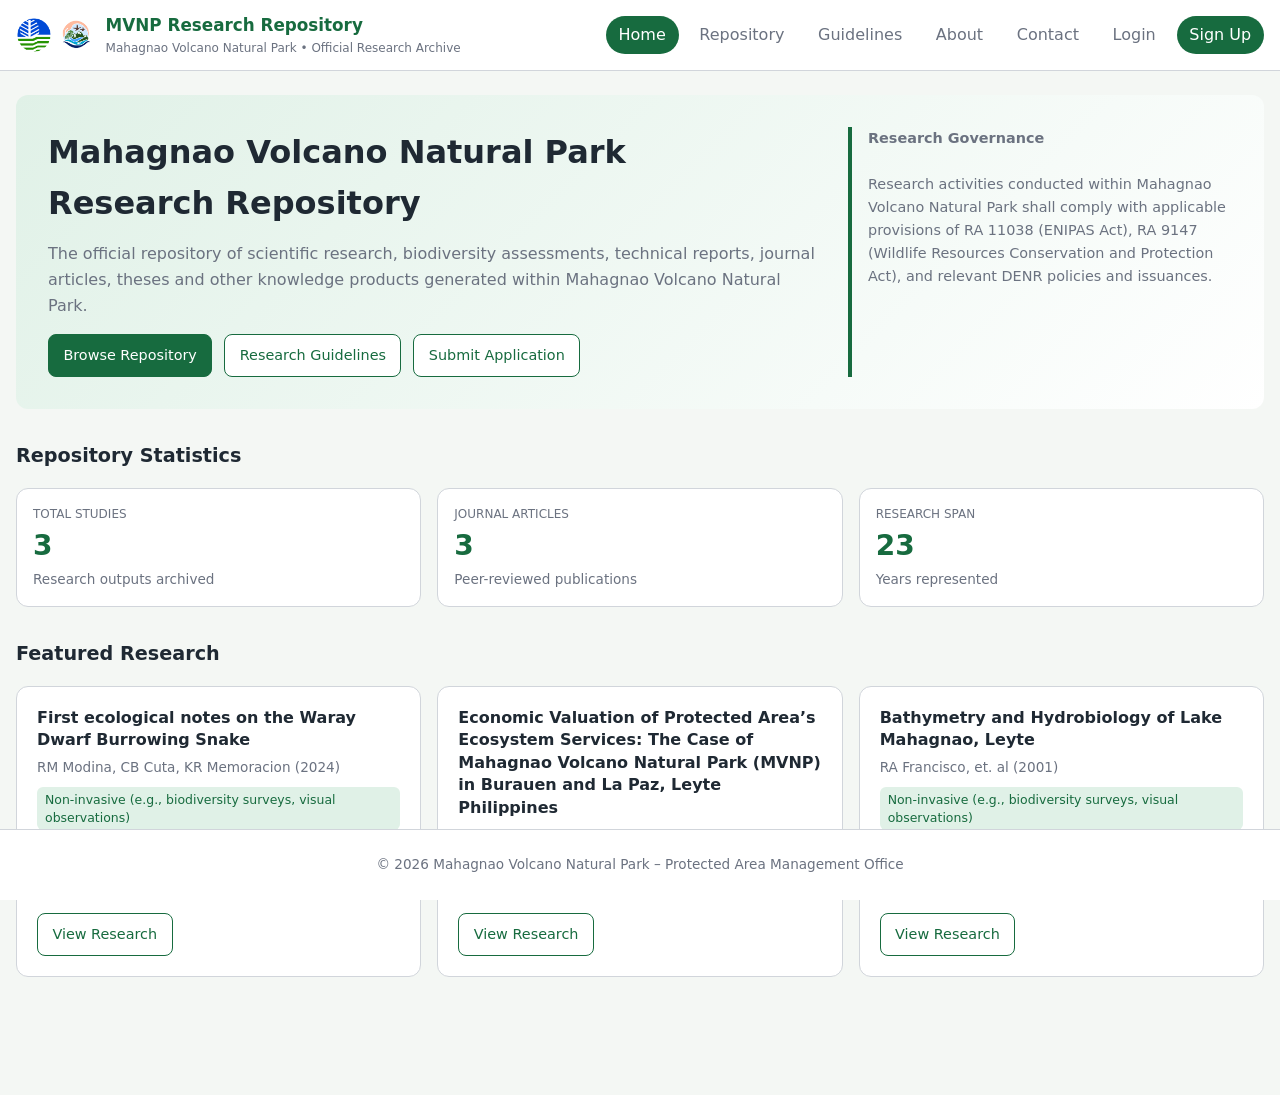
<file: index.html>
<!DOCTYPE html>
<html lang="en">
<head>
<meta charset="UTF-8">
<meta name="viewport" content="width=device-width, initial-scale=1.0">
<title>MVNP Research Repository</title>
<link rel="stylesheet" href="style.css">
</head>
<body>

<header>
  <div class="nav">
    <div class="nav-left">
      <div class="nav-logos">
        <img src="assets/denr-logo.png" alt="DENR Logo">
        <img src="assets/mvnp-logo.png" alt="MVNP Logo">
      </div>
      <div>
        <div class="nav-title">MVNP Research Repository</div>
        <div class="nav-sub">Mahagnao Volcano Natural Park&nbsp;&bull;&nbsp;Official Research Archive</div>
      </div>
    </div>
    <nav class="nav-links">
      <a href="index.html" data-page="index.html" class="active">Home</a>
      <a href="repository.html" data-page="repository.html">Repository</a>
      <a href="assets/mvnp-research-guidelines.pdf" target="_blank">Guidelines</a>
      <a href="about.html" data-page="about.html">About</a>
      <a href="contact.html" data-page="contact.html">Contact</a>
    </nav>
  </div>
</header>

<main>

<!-- Hero -->
<section class="hero">
  <div>
    <h1>Mahagnao Volcano Natural Park<br>Research Repository</h1>
    <p>
      The official repository of scientific research, biodiversity assessments,
      technical reports, journal articles, theses and other knowledge products
      generated within Mahagnao Volcano Natural Park.
    </p>
    <div class="hero-buttons">
      <a href="repository.html" class="btn btn-primary">Browse Repository</a>
      <a href="about.html" class="btn btn-secondary">Research Guidelines</a>
      <a href="application.html" class="btn btn-secondary">Submit Application</a>
    </div>
  </div>

  <div class="hero-note">
    <strong>Research Governance</strong><br><br>
    Research activities conducted within Mahagnao Volcano Natural Park shall comply with
    applicable provisions of RA 11038 (ENIPAS Act), RA 9147 (Wildlife Resources Conservation
    and Protection Act), and relevant DENR policies and issuances.
  </div>
</section>

<!-- Repository Statistics -->
<section>
  <h2 class="section-title">Repository Statistics</h2>
  <div class="cards" id="stats-cards"></div>
</section>

<!-- Featured Research -->
<section>
  <h2 class="section-title">Featured Research</h2>
  <div class="latest-grid" id="featured-grid"></div>
</section>

</main>

<footer>
  <p>&copy; 2026 Mahagnao Volcano Natural Park &ndash; Protected Area Management Office</p>
</footer>

<script src="auth.js"></script>
<script src="data.js"></script>
<script src="main.js"></script>
<script>
  var totalStudies = STUDIES.length;
  var journalArticles = STUDIES.filter(function (s) { return s.study_type === 'Journal Article'; }).length;
  var years = STUDIES.map(function (s) { return s.year; });
  var span = years.length ? (Math.max.apply(null, years) - Math.min.apply(null, years)) : 0;

  document.getElementById('stats-cards').innerHTML =
    '<div class="card"><div class="card-label">Total Studies</div>' +
    '<div class="card-value">' + totalStudies + '</div>' +
    '<div class="card-sub">Research outputs archived</div></div>' +
    '<div class="card"><div class="card-label">Journal Articles</div>' +
    '<div class="card-value">' + journalArticles + '</div>' +
    '<div class="card-sub">Peer-reviewed publications</div></div>' +
    '<div class="card"><div class="card-label">Research Span</div>' +
    '<div class="card-value">' + span + '</div>' +
    '<div class="card-sub">Years represented</div></div>';

  var featured = STUDIES.filter(function (s) { return s.featured; });
  document.getElementById('featured-grid').innerHTML = featured.map(function (s) {
    return '<div class="study-card">' +
      '<div><div class="study-title">' + s.title + '</div>' +
      '<div class="study-meta">' + s.authors + ' (' + s.year + ')</div>' +
      '<span class="tag">' + s.category + '</span></div>' +
      '<a class="btn btn-secondary" href="viewer.html?id=' + s.study_id + '">View Research</a>' +
      '</div>';
  }).join('');
</script>
</body>
</html>
</file>
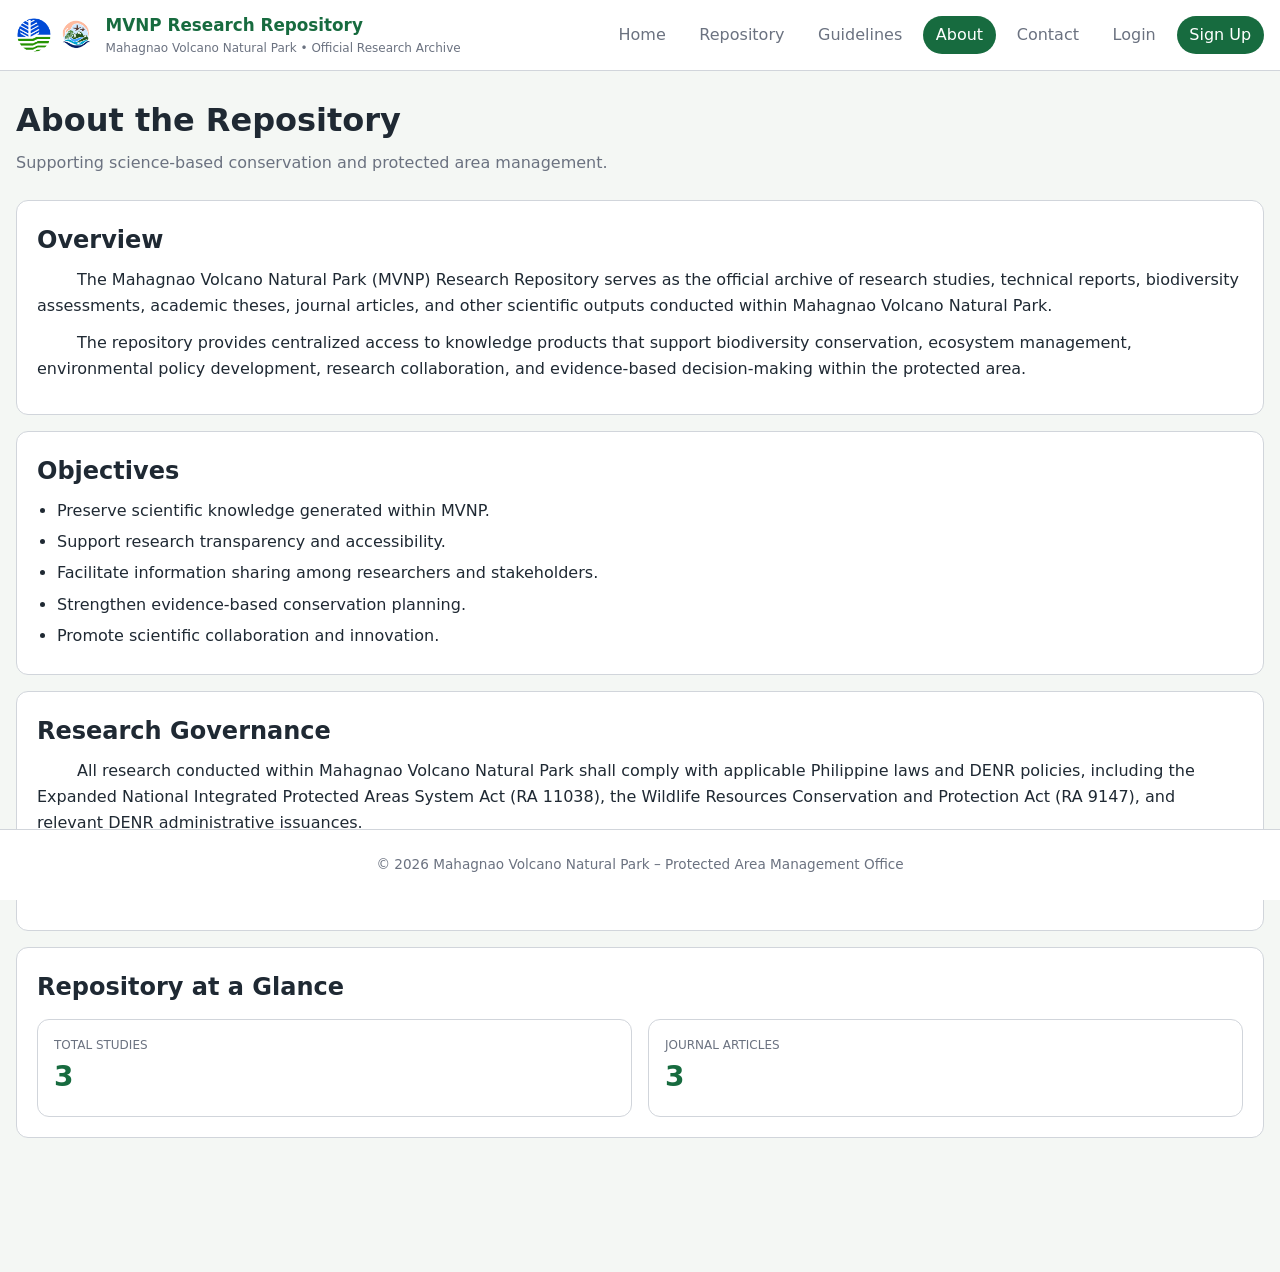
<file: about.html>
<!DOCTYPE html>
<html lang="en">
<head>
<meta charset="UTF-8">
<meta name="viewport" content="width=device-width, initial-scale=1.0">
<title>About &mdash; MVNP Research Repository</title>
<link rel="stylesheet" href="style.css">
</head>
<body>

<header>
  <div class="nav">
    <div class="nav-left">
      <div class="nav-logos">
        <img src="assets/denr-logo.png" alt="DENR Logo">
        <img src="assets/mvnp-logo.png" alt="MVNP Logo">
      </div>
      <div>
        <div class="nav-title">MVNP Research Repository</div>
        <div class="nav-sub">Mahagnao Volcano Natural Park&nbsp;&bull;&nbsp;Official Research Archive</div>
      </div>
    </div>
    <nav class="nav-links">
      <a href="index.html" data-page="index.html">Home</a>
      <a href="repository.html" data-page="repository.html">Repository</a>
      <a href="assets/mvnp-research-guidelines.pdf" target="_blank">Guidelines</a>
      <a href="about.html" data-page="about.html" class="active">About</a>
      <a href="contact.html" data-page="contact.html">Contact</a>
    </nav>
  </div>
</header>

<main>

<h1 class="page-title">About the Repository</h1>
<p class="page-subtitle">Supporting science-based conservation and protected area management.</p>

<div class="content-card">
  <h2>Overview</h2>
  <p style = "text-indent: 40px;">
    The Mahagnao Volcano Natural Park (MVNP) Research Repository serves as the official archive
    of research studies, technical reports, biodiversity assessments, academic theses, journal
    articles, and other scientific outputs conducted within Mahagnao Volcano Natural Park.
  </p>
  <p style = "text-indent: 40px;">
    The repository provides centralized access to knowledge products that support biodiversity
    conservation, ecosystem management, environmental policy development, research collaboration,
    and evidence-based decision-making within the protected area.
  </p>
</div>

<div class="content-card">
  <h2>Objectives</h2>
  <ul>
    <li>Preserve scientific knowledge generated within MVNP.</li>
    <li>Support research transparency and accessibility.</li>
    <li>Facilitate information sharing among researchers and stakeholders.</li>
    <li>Strengthen evidence-based conservation planning.</li>
    <li>Promote scientific collaboration and innovation.</li>
  </ul>
</div>

<div class="content-card">
  <h2>Research Governance</h2>
  <p style = "text-indent: 40px;">
    All research conducted within Mahagnao Volcano Natural Park shall comply with applicable
    Philippine laws and DENR policies, including the Expanded National Integrated Protected Areas
    System Act (RA 11038), the Wildlife Resources Conservation and Protection Act (RA 9147), and
    relevant DENR administrative issuances.
  </p>
  <p style = "text-indent: 40px;">
    Research proposals are reviewed under the MVNP Research Guidelines and corresponding
    procedures established by the Protected Area Management Board (PAMB) and Protected Area
    Management Office (PAMO).
  </p>
</div>

<div class="content-card">
  <h2>Repository at a Glance</h2>
  <div class="cards" id="glance-cards" style="margin-top:.75rem;"></div>
</div>

</main>

<footer>
  <p>&copy; 2026 Mahagnao Volcano Natural Park &ndash; Protected Area Management Office</p>
</footer>

<script src="auth.js"></script>
<script src="data.js"></script>
<script src="main.js"></script>
<script>
  var totalStudies = STUDIES.length;
  var journalArticles = STUDIES.filter(function (s) { return s.study_type === 'Journal Article'; }).length;
  document.getElementById('glance-cards').innerHTML =
    '<div class="card"><div class="card-label">Total Studies</div><div class="card-value">' + totalStudies + '</div></div>' +
    '<div class="card"><div class="card-label">Journal Articles</div><div class="card-value">' + journalArticles + '</div></div>';
</script>
</body>
</html>
</file>
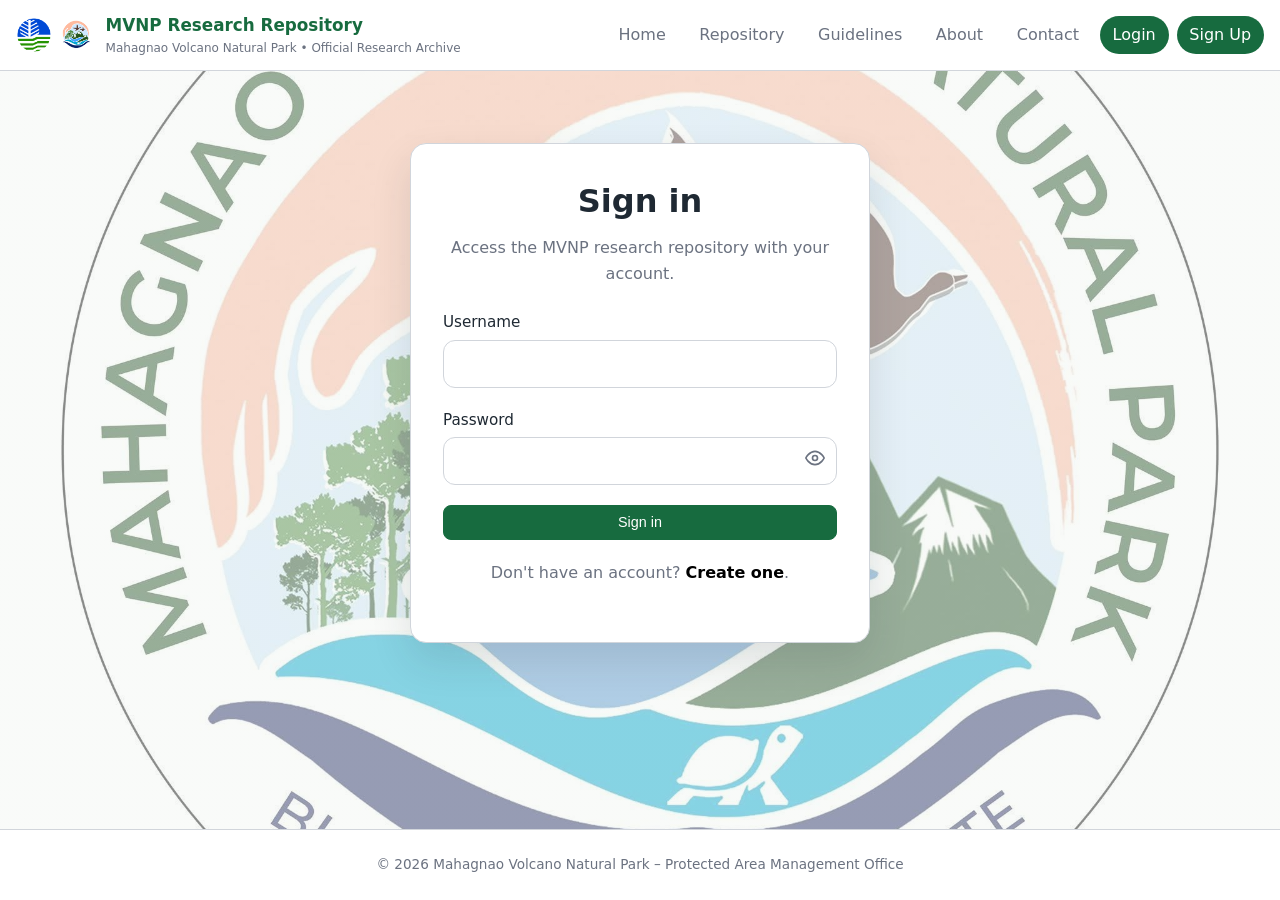
<file: accounts.html>
<!DOCTYPE html>
<html lang="en">
<head>
<meta charset="UTF-8">
<meta name="viewport" content="width=device-width, initial-scale=1.0">
<title>Accounts &mdash; MVNP Research Repository</title>
<link rel="stylesheet" href="style.css">
<style>
  .acct-shell { max-width: 900px; margin: 0 auto; }

  .acct-page-header {
    display: flex;
    justify-content: space-between;
    align-items: flex-start;
    gap: 1rem;
    flex-wrap: wrap;
    margin-bottom: 1.75rem;
  }

  .acct-page-header h1 {
    font-size: 2rem;
    margin-bottom: .3rem;
  }

  .acct-page-header p {
    color: var(--muted);
    font-size: .95rem;
  }

  .acct-search-label {
    display: block;
    font-weight: 600;
    font-size: .92rem;
    margin-bottom: .5rem;
    color: var(--text);
  }

  .acct-search-wrap { margin-bottom: 1.5rem; }

  .acct-toolbar input {
    width: 100%;
    padding: .75rem 1rem;
    border: 1px solid var(--border);
    border-radius: 10px;
    font-size: .95rem;
    box-sizing: border-box;
  }

  .acct-toolbar input:focus {
    outline: none;
    border-color: var(--primary);
    box-shadow: 0 0 0 3px rgba(23,107,63,.12);
  }

  .acct-card {
    background: #fff;
    border: 1px solid var(--border);
    border-radius: 16px;
    padding: 1.4rem;
    box-shadow: 0 10px 24px rgba(15, 23, 42, .05);
  }

  .acct-card table { width: 100%; border-collapse: collapse; }
  .acct-card thead th {
    background: var(--primary-light);
    text-align: left;
    padding: .65rem .75rem;
    font-size: .85rem;
    border-radius: 8px 8px 0 0;
  }
  .acct-card tbody td {
    padding: .85rem .75rem;
    border-bottom: 1px solid var(--border);
    font-size: .93rem;
  }
  .acct-card tbody tr:last-child td { border-bottom: none; }

  .yn-yes { color: var(--primary); font-weight: 600; }
  .yn-no { color: var(--muted); }

  .modal-overlay { position: fixed; inset: 0; background: rgba(0,0,0,.45); z-index: 9500; display: none; align-items: center; justify-content: center; padding: 1rem; }
  .modal-overlay.open { display: flex; }
  .modal-box { background: #fff; border-radius: 14px; padding: 1.6rem; max-width: 440px; width: 100%; }
  .modal-box h2 { margin-bottom: .25rem; }
  .modal-box p { color: var(--muted); font-size: .88rem; margin-bottom: 1rem; }
  .modal-actions { display: flex; gap: .6rem; justify-content: flex-end; margin-top: 1rem; }

  @media (max-width: 640px) {
    .acct-page-header { flex-direction: column; }
    .acct-page-header .btn { width: 100%; }
  }
</style>
</head>
<body data-requires-staff="true">

<header>
  <div class="nav">
    <div class="nav-left">
      <div class="nav-logos">
        <img src="assets/denr-logo.png" alt="DENR Logo">
        <img src="assets/mvnp-logo.png" alt="MVNP Logo">
      </div>
      <div>
        <div class="nav-title">MVNP Research Repository</div>
        <div class="nav-sub">Mahagnao Volcano Natural Park&nbsp;&bull;&nbsp;Official Research Archive</div>
      </div>
    </div>
    <nav class="nav-links">
      <a href="index.html" data-page="index.html">Home</a>
      <a href="repository.html" data-page="repository.html">Repository</a>
      <a href="assets/mvnp-research-guidelines.pdf" target="_blank">Guidelines</a>
      <a href="about.html" data-page="about.html">About</a>
      <a href="contact.html" data-page="contact.html">Contact</a>
    </nav>
  </div>
</header>

<main>
<div class="acct-shell">

  <div class="acct-page-header">
    <div>
      <h1>User Accounts</h1>
      <p>Manage registered accounts and view when they joined.</p>
    </div>
    <button class="btn btn-primary" onclick="openAddModal()">Add Account</button>
  </div>

  <div class="acct-search-wrap acct-toolbar">
    <label class="acct-search-label" for="searchInput">Search users</label>
    <input type="text" id="searchInput" placeholder="Search by username or email">
  </div>

  <div class="acct-card">
    <table>
      <thead>
        <tr>
          <th>Username</th>
          <th>Email</th>
          <th>Joined</th>
          <th style="width:70px;">Active</th>
          <th style="width:70px;">Staff</th>
          <th style="width:170px;">Actions</th>
        </tr>
      </thead>
      <tbody id="userRows"></tbody>
    </table>
  </div>

</div>

<!-- Add / Edit Modal -->
<div class="modal-overlay" id="userModal">
  <div class="modal-box">
    <h2 id="modalTitle">Create Account</h2>
    <p id="modalSubtitle">Add a new user to the repository.</p>
    <form id="userForm" class="auth-form">
      <div id="modalError" class="form-errors" style="display:none;"></div>
      <label>Username
        <input type="text" id="fUsername" required>
      </label>
      <label id="fPasswordWrap">Password
        <input type="password" id="fPassword" autocomplete="new-password">
      </label>
      <label>Email
        <input type="email" id="fEmail">
      </label>
      <label class="checkbox-label">
        <input type="checkbox" id="fStaff">
        Administrator (staff) access
      </label>
      <div class="modal-actions">
        <button type="button" class="btn btn-secondary" onclick="closeModal()">Cancel</button>
        <button type="submit" class="btn btn-primary" id="modalSubmitBtn">Create User</button>
      </div>
    </form>
  </div>
</div>

<!-- Delete confirm Modal -->
<div class="modal-overlay" id="deleteModal">
  <div class="modal-box">
    <h2>Delete account</h2>
    <p id="deleteText"></p>
    <div class="modal-actions">
      <button type="button" class="btn btn-secondary" onclick="closeDeleteModal()">Cancel</button>
      <button type="button" class="btn btn-danger" style="border-color:#c0392b;color:#c0392b;" onclick="confirmDelete()">Delete</button>
    </div>
  </div>
</div>

</main>

<footer>
  <p>&copy; 2026 Mahagnao Volcano Natural Park &ndash; Protected Area Management Office</p>
</footer>

<script src="auth.js"></script>
<script src="main.js"></script>
<script>
var editingUserId = null;
var deletingUserId = null;

function fmt(d) {
  if (!d) return '—';
  return new Date(d).toLocaleDateString('en-US', { year: 'numeric', month: 'short', day: 'numeric' });
}

function render() {
  var q = document.getElementById('searchInput').value.trim().toLowerCase();
  var users = MVNP.listUsers().filter(function (u) {
    return !q || u.username.toLowerCase().indexOf(q) !== -1 || (u.email || '').toLowerCase().indexOf(q) !== -1;
  });

  var rows = document.getElementById('userRows');
  if (!users.length) {
    rows.innerHTML = '<tr class="empty-row"><td colspan="6">No accounts found.</td></tr>';
    return;
  }

  rows.innerHTML = users.map(function (u) {
    var isActive = u.is_active !== false;
    return '<tr>' +
      '<td>' + u.username + '</td>' +
      '<td>' + (u.email || '&mdash;') + '</td>' +
      '<td>' + fmt(u.date_joined) + '</td>' +
      '<td><span class="' + (isActive ? 'yn-yes' : 'yn-no') + '">' + (isActive ? 'Yes' : 'No') + '</span></td>' +
      '<td><span class="' + (u.is_staff ? 'yn-yes' : 'yn-no') + '">' + (u.is_staff ? 'Yes' : 'No') + '</span></td>' +
      '<td style="white-space:nowrap;">' +
        '<button class="btn btn-secondary btn-sm" onclick="openEditModal(' + u.id + ')">Edit</button> ' +
        '<button class="btn btn-danger btn-sm" onclick="openDeleteModal(' + u.id + ')">Delete</button>' +
      '</td>' +
    '</tr>';
  }).join('');
}

function openAddModal() {
  editingUserId = null;
  document.getElementById('modalTitle').textContent = 'Create Account';
  document.getElementById('modalSubtitle').textContent = 'Add a new user to the repository.';
  document.getElementById('modalSubmitBtn').textContent = 'Create User';
  document.getElementById('fUsername').value = '';
  document.getElementById('fUsername').disabled = false;
  document.getElementById('fPassword').value = '';
  document.getElementById('fPasswordWrap').style.display = 'block';
  document.getElementById('fEmail').value = '';
  document.getElementById('fStaff').checked = false;
  document.getElementById('modalError').style.display = 'none';
  document.getElementById('userModal').classList.add('open');
}

function openEditModal(id) {
  var user = MVNP.listUsers().filter(function (u) { return u.id === id; })[0];
  if (!user) return;
  editingUserId = id;
  document.getElementById('modalTitle').textContent = 'Edit ' + user.username;
  document.getElementById('modalSubtitle').textContent = 'Update this user\'s account details.';
  document.getElementById('modalSubmitBtn').textContent = 'Save Changes';
  document.getElementById('fUsername').value = user.username;
  document.getElementById('fUsername').disabled = true;
  document.getElementById('fPasswordWrap').style.display = 'none';
  document.getElementById('fEmail').value = user.email || '';
  document.getElementById('fStaff').checked = !!user.is_staff;
  document.getElementById('modalError').style.display = 'none';
  document.getElementById('userModal').classList.add('open');
}

function closeModal() { document.getElementById('userModal').classList.remove('open'); }

document.getElementById('userForm').addEventListener('submit', function (e) {
  e.preventDefault();
  var err = document.getElementById('modalError');
  var email = document.getElementById('fEmail').value.trim();
  var isStaff = document.getElementById('fStaff').checked;

  if (editingUserId === null) {
    var username = document.getElementById('fUsername').value.trim();
    var password = document.getElementById('fPassword').value;
    if (!username || username.length < 3) {
      err.textContent = 'Username must be at least 3 characters.'; err.style.display = 'block'; return;
    }
    if (!password || password.length < 6) {
      err.textContent = 'Password must be at least 6 characters.'; err.style.display = 'block'; return;
    }
    var res = MVNP.addUser({ username: username, password: password, email: email, is_staff: isStaff });
    if (!res.ok) { err.textContent = res.error; err.style.display = 'block'; return; }
    MVNP.flash('User account created successfully.', 'success');
  } else {
    MVNP.updateUser(editingUserId, { email: email, is_staff: isStaff });
    MVNP.flash('User account updated successfully.', 'success');
  }
  closeModal();
  render();
  MVNP.renderNav();
});

function openDeleteModal(id) {
  var user = MVNP.listUsers().filter(function (u) { return u.id === id; })[0];
  if (!user) return;
  deletingUserId = id;
  document.getElementById('deleteText').textContent = 'Are you sure you want to delete "' + user.username + '"? This cannot be undone.';
  document.getElementById('deleteModal').classList.add('open');
}
function closeDeleteModal() { document.getElementById('deleteModal').classList.remove('open'); }
function confirmDelete() {
  var res = MVNP.deleteUser(deletingUserId);
  if (res.ok) {
    MVNP.flash('User account deleted successfully.', 'success');
  } else {
    MVNP.flash(res.error, 'error');
  }
  closeDeleteModal();
  render();
}

document.getElementById('searchInput').addEventListener('input', render);
document.addEventListener('DOMContentLoaded', render);
</script>
</body>
</html>
</file>
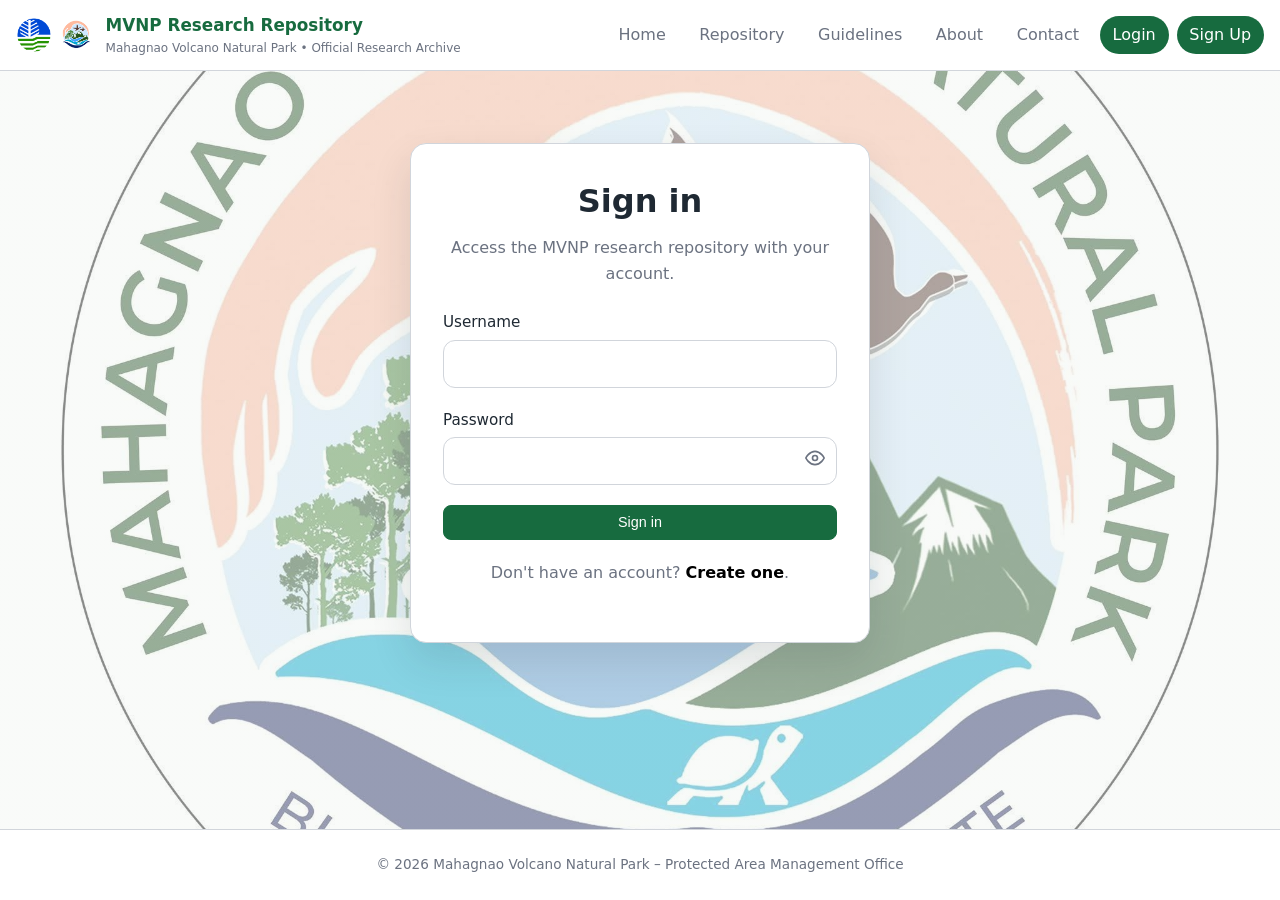
<file: applications.html>
<!DOCTYPE html>
<html lang="en">
<head>
<meta charset="UTF-8">
<meta name="viewport" content="width=device-width, initial-scale=1.0">
<title>Applicants &mdash; MVNP Research Repository</title>
<link rel="stylesheet" href="style.css">
<style>
  .appl-shell { max-width: 900px; margin: 0 auto; }
  .appl-header { margin-bottom: 1.5rem; }
  .appl-header h1 { margin-bottom: .25rem; }

  .appl-summary { display: flex; gap: 1rem; margin-bottom: 1.75rem; flex-wrap: wrap; }
  .appl-stat { flex: 1 1 120px; background: white; border: 1px solid var(--border); border-radius: 12px; padding: 1rem 1.25rem; display: flex; flex-direction: column; gap: .2rem; }
  .appl-stat__num { font-size: 2rem; font-weight: 700; line-height: 1; }
  .appl-stat__label { font-size: .8rem; text-transform: uppercase; letter-spacing: .06em; color: var(--muted); }
  .appl-stat--pending  .appl-stat__num { color: #a16207; }
  .appl-stat--approved .appl-stat__num { color: #047857; }
  .appl-stat--declined .appl-stat__num { color: #b91c1c; }

  .appl-tabs { display: flex; gap: .25rem; border-bottom: 2px solid var(--border); margin-bottom: 1.5rem; flex-wrap: wrap; }
  .appl-tab { background: none; border: none; padding: .75rem 1rem; font-size: .9rem; font-weight: 500; color: var(--muted); cursor: pointer; border-bottom: 2px solid transparent; margin-bottom: -2px; display: inline-flex; align-items: center; gap: .4rem; transition: color .15s, border-color .15s; }
  .appl-tab:hover { color: var(--primary); }
  .appl-tab.active { color: var(--primary); border-bottom-color: var(--primary); font-weight: 600; }
  .appl-tab-badge { background: #fef3c7; color: #92400e; font-size: .72rem; font-weight: 700; border-radius: 999px; padding: .1rem .45rem; line-height: 1.4; }

  .appl-list { display: grid; gap: 1rem; }

  .appl-card { background: white; border: 1px solid var(--border); border-radius: 14px; overflow: hidden; box-shadow: 0 2px 8px rgba(0,0,0,.04); }
  .appl-card__top { padding: 1.25rem 1.25rem .75rem; display: flex; justify-content: space-between; align-items: flex-start; gap: 1rem; flex-wrap: wrap; }
  .appl-card__title { font-size: 1rem; font-weight: 700; margin-bottom: .3rem; color: var(--text); }
  .appl-card__sub { font-size: .875rem; color: var(--muted); margin-bottom: .15rem; }
  .appl-badge { display: inline-flex; align-items: center; padding: .3rem .75rem; border-radius: 999px; font-size: .8rem; font-weight: 700; white-space: nowrap; flex-shrink: 0; }
  .appl-badge--pending  { background: #fff7db; color: #a16207; }
  .appl-badge--approved { background: #ecfdf5; color: #047857; }
  .appl-badge--declined { background: #fef2f2; color: #b91c1c; }

  .appl-card__toggle { width: 100%; background: none; border: none; border-top: 1px solid var(--border); padding: .6rem 1.25rem; text-align: left; font-size: .82rem; color: var(--muted); cursor: pointer; display: flex; align-items: center; gap: .4rem; transition: background .15s, color .15s; }
  .appl-card__toggle:hover { background: var(--bg); color: var(--primary); }
  .appl-card__toggle svg { transition: transform .2s; flex-shrink: 0; }
  .appl-card__toggle.open svg { transform: rotate(180deg); }

  .appl-card__detail { display: none; padding: 1rem 1.25rem 1.25rem; border-top: 1px solid var(--border); background: var(--bg); }
  .appl-card__detail.open { display: block; }

  .appl-detail-grid { display: grid; grid-template-columns: repeat(auto-fit, minmax(200px, 1fr)); gap: .75rem 1.5rem; margin-bottom: 1rem; }
  .appl-detail-item span { display: block; font-size: .78rem; color: var(--muted); text-transform: uppercase; letter-spacing: .05em; margin-bottom: .2rem; }
  .appl-detail-item strong { font-size: .9rem; color: var(--text); }
  .appl-detail-text { font-size: .875rem; color: var(--text); line-height: 1.6; margin-bottom: .75rem; }
  .appl-detail-text span { display: block; font-size: .78rem; color: var(--muted); text-transform: uppercase; letter-spacing: .05em; margin-bottom: .3rem; }

  .appl-card__actions { padding: .85rem 1.25rem; border-top: 1px solid var(--border); display: flex; gap: .75rem; align-items: center; flex-wrap: wrap; justify-content: flex-end; }
  .appl-reviewed { font-size: .85rem; color: var(--muted); padding: .5rem 0; }

  .btn-sm { padding: .5rem 1.1rem; font-size: .85rem; }
  .btn-danger { border: 1px solid #c0392b; color: #c0392b; background: #fff; }
  .btn-danger:hover { background: #fdecea; }

  .appl-empty { text-align: center; padding: 3rem 1rem; color: var(--muted); }
  .appl-empty svg { margin: 0 auto 1rem; display: block; color: #9ca3af; }
  .appl-empty p { font-size: .95rem; }
</style>
</head>
<body data-requires-staff="true">

<header>
  <div class="nav">
    <div class="nav-left">
      <div class="nav-logos">
        <img src="assets/denr-logo.png" alt="DENR Logo">
        <img src="assets/mvnp-logo.png" alt="MVNP Logo">
      </div>
      <div>
        <div class="nav-title">MVNP Research Repository</div>
        <div class="nav-sub">Mahagnao Volcano Natural Park&nbsp;&bull;&nbsp;Official Research Archive</div>
      </div>
    </div>
    <nav class="nav-links">
      <a href="index.html" data-page="index.html">Home</a>
      <a href="repository.html" data-page="repository.html">Repository</a>
      <a href="assets/mvnp-research-guidelines.pdf" target="_blank">Guidelines</a>
      <a href="about.html" data-page="about.html">About</a>
      <a href="contact.html" data-page="contact.html">Contact</a>
    </nav>
  </div>
</header>

<main>
<div class="appl-shell">

  <div class="appl-header">
    <h1>Research Applications</h1>
    <p class="auth-card__subtitle">All applications are saved here until reviewed. Pending applications require your action.</p>
  </div>

  <div class="appl-summary">
    <div class="appl-stat appl-stat--pending">
      <span class="appl-stat__num" id="pendingCount">0</span>
      <span class="appl-stat__label">Pending</span>
    </div>
    <div class="appl-stat appl-stat--approved">
      <span class="appl-stat__num" id="approvedCount">0</span>
      <span class="appl-stat__label">Approved</span>
    </div>
    <div class="appl-stat appl-stat--declined">
      <span class="appl-stat__num" id="declinedCount">0</span>
      <span class="appl-stat__label">Declined</span>
    </div>
  </div>

  <div class="appl-tabs">
    <button class="appl-tab active" data-filter="Pending">
      Pending <span class="appl-tab-badge" id="pendingBadge" style="display:none;"></span>
    </button>
    <button class="appl-tab" data-filter="Approved">Approved</button>
    <button class="appl-tab" data-filter="Declined">Declined</button>
    <button class="appl-tab" data-filter="all">All</button>
  </div>

  <div id="appList"></div>

</div>
</main>

<footer>
  <p>&copy; 2026 Mahagnao Volcano Natural Park &ndash; Protected Area Management Office</p>
</footer>

<script src="auth.js"></script>
<script src="main.js"></script>
<script>
var currentFilter = 'Pending';

// IDs of applications that were reviewed (Approved/Declined) during this
// viewing session, while the admin was on a particular tab. We keep them
// visible in that tab instead of having them vanish the instant their
// status changes — they'll still correctly appear under their new status
// tab too. Cleared whenever the admin deliberately switches tabs, so the
// list goes back to a clean, accurate filter on the next visit.
var recentlyReviewedIds = new Set();

function fmt(d) {
  if (!d) return '—';
  return new Date(d).toLocaleDateString('en-US', { year: 'numeric', month: 'short', day: 'numeric' }) +
    ' at ' + new Date(d).toLocaleTimeString('en-US', { hour: '2-digit', minute: '2-digit' });
}

function badgeClass(status) {
  return status === 'Pending' ? 'appl-badge--pending' : (status === 'Approved' ? 'appl-badge--approved' : 'appl-badge--declined');
}

var emptyMsg = {
  Pending:  'No pending applications.',
  Approved: 'No approved applications yet.',
  Declined: 'No declined applications yet.',
  all:      'No applications have been submitted yet.'
};

function renderCard(a) {
  var actions = a.status === 'Pending'
    ? '<div class="appl-card__actions">' +
        '<button class="btn btn-primary btn-sm" onclick="review(' + a.id + ',\'approve\')">Approve</button>' +
        '<button class="btn btn-danger btn-sm" onclick="review(' + a.id + ',\'reject\')">Decline</button>' +
      '</div>'
    : '<div class="appl-reviewed" style="padding-left:1.25rem; padding-right:1.25rem; border-top:1px solid var(--border);">Reviewed by ' + (a.reviewer || 'MVNP staff') + ' on ' + fmt(a.reviewed_at) + '</div>';

  return '<div class="appl-card">' +
    '<div class="appl-card__top">' +
      '<div>' +
        '<div class="appl-card__title">' + a.study_title + '</div>' +
        '<div class="appl-card__sub">' + a.applicant_name + ' &mdash; ' + (a.institution || 'No institution') + '</div>' +
        '<div class="appl-card__sub">' + a.applicant_email + (a.phone ? ' &middot; ' + a.phone : '') + '</div>' +
        '<div class="appl-card__sub">Submitted ' + fmt(a.submitted_at) + '</div>' +
      '</div>' +
      '<span class="appl-badge ' + badgeClass(a.status) + '">' + a.status + (a.status === 'Pending' ? ' Review' : '') + '</span>' +
    '</div>' +
    '<button class="appl-card__toggle" type="button">' +
      '<svg width="14" height="14" fill="none" viewBox="0 0 24 24" stroke="currentColor" stroke-width="2"><path stroke-linecap="round" stroke-linejoin="round" d="M19 9l-7 7-7-7"/></svg>' +
      '<span class="appl-toggle-label">View full details</span>' +
    '</button>' +
    '<div class="appl-card__detail">' +
      '<div class="appl-detail-grid">' +
        '<div class="appl-detail-item"><span>Position</span><strong>' + (a.position || '—') + '</strong></div>' +
        '<div class="appl-detail-item"><span>Research Type</span><strong>' + (a.research_type || '—') + '</strong></div>' +
        '<div class="appl-detail-item"><span>Research Location</span><strong>' + (a.research_location || '—') + '</strong></div>' +
        '<div class="appl-detail-item"><span>Proposed Start</span><strong>' + (a.proposed_start_date || '—') + '</strong></div>' +
        '<div class="appl-detail-item"><span>Proposed End</span><strong>' + (a.proposed_end_date || '—') + '</strong></div>' +
        '<div class="appl-detail-item"><span>Funding Source</span><strong>' + (a.funding_source || '—') + '</strong></div>' +
      '</div>' +
      (a.objectives ? '<div class="appl-detail-text"><span>Objectives</span>' + a.objectives + '</div>' : '') +
      (a.summary ? '<div class="appl-detail-text"><span>Summary</span>' + a.summary + '</div>' : '') +
    '</div>' +
    actions +
  '</div>';
}

function render() {
  var apps = MVNP.allApplications();
  var pendingList  = apps.filter(function (a) { return a.status === 'Pending'; });
  var approvedList = apps.filter(function (a) { return a.status === 'Approved'; });
  var declinedList = apps.filter(function (a) { return a.status === 'Declined'; });

  // Stats always reflect the true current counts, regardless of any
  // "stay visible" exception applied to the list below.
  document.getElementById('pendingCount').textContent  = pendingList.length;
  document.getElementById('approvedCount').textContent = approvedList.length;
  document.getElementById('declinedCount').textContent = declinedList.length;

  var badge = document.getElementById('pendingBadge');
  if (pendingList.length) {
    badge.style.display = 'inline-flex';
    badge.textContent = pendingList.length;
  } else {
    badge.style.display = 'none';
  }

  var filtered = currentFilter === 'all'
    ? apps
    : apps.filter(function (a) {
        return a.status === currentFilter || recentlyReviewedIds.has(a.id);
      });

  var list = document.getElementById('appList');

  if (!filtered.length) {
    list.innerHTML = '<div class="appl-empty">' +
      '<svg width="48" height="48" fill="none" viewBox="0 0 24 24" stroke="currentColor" stroke-width="1.5"><path stroke-linecap="round" stroke-linejoin="round" d="M9 12l2 2 4-4m6 2a9 9 0 11-18 0 9 9 0 0118 0z"/></svg>' +
      '<p>' + emptyMsg[currentFilter] + '</p>' +
    '</div>';
    return;
  }

  list.innerHTML = '<div class="appl-list">' + filtered.map(renderCard).join('') + '</div>';
}

function review(id, action) {
  var res = MVNP.reviewApplication(id, action);
  if (res.ok) {
    // Keep this card visible in the tab the admin is currently on, even
    // though its status just changed — it won't vanish mid-review.
    recentlyReviewedIds.add(id);
    MVNP.flash('Application has been ' + res.application.status.toLowerCase() + ' successfully.', 'success');
  } else {
    MVNP.flash(res.error, 'error');
  }
  render();
  MVNP.renderNav();
}

document.querySelectorAll('.appl-tab').forEach(function (btn) {
  btn.addEventListener('click', function () {
    document.querySelectorAll('.appl-tab').forEach(function (b) { b.classList.remove('active'); });
    btn.classList.add('active');
    currentFilter = btn.getAttribute('data-filter');
    // Deliberately switching tabs resets to a clean, accurate filter.
    recentlyReviewedIds.clear();
    render();
  });
});

document.getElementById('appList').addEventListener('click', function (e) {
  var btn = e.target.closest('.appl-card__toggle');
  if (!btn) return;
  var detail = btn.closest('.appl-card').querySelector('.appl-card__detail');
  var isOpen = detail.classList.toggle('open');
  btn.classList.toggle('open', isOpen);
  btn.querySelector('.appl-toggle-label').textContent = isOpen ? 'Hide details' : 'View full details';
});

document.addEventListener('DOMContentLoaded', render);
</script>
</body>
</html>
</file>
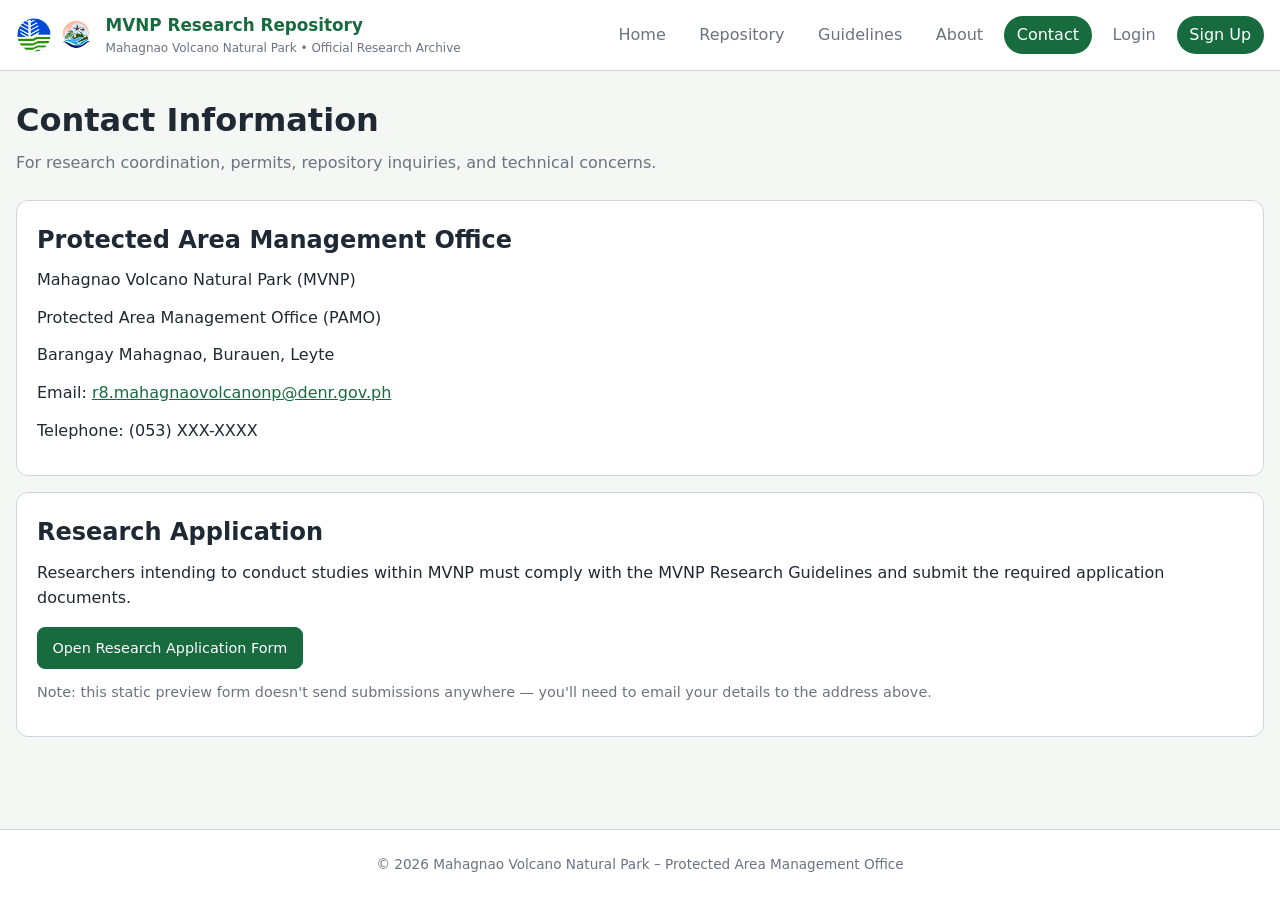
<file: contact.html>
<!DOCTYPE html>
<html lang="en">
<head>
<meta charset="UTF-8">
<meta name="viewport" content="width=device-width, initial-scale=1.0">
<title>Contact &mdash; MVNP Research Repository</title>
<link rel="stylesheet" href="style.css">
</head>
<body>

<header>
  <div class="nav">
    <div class="nav-left">
      <div class="nav-logos">
        <img src="assets/denr-logo.png" alt="DENR Logo">
        <img src="assets/mvnp-logo.png" alt="MVNP Logo">
      </div>
      <div>
        <div class="nav-title">MVNP Research Repository</div>
        <div class="nav-sub">Mahagnao Volcano Natural Park&nbsp;&bull;&nbsp;Official Research Archive</div>
      </div>
    </div>
    <nav class="nav-links">
      <a href="index.html" data-page="index.html">Home</a>
      <a href="repository.html" data-page="repository.html">Repository</a>
      <a href="assets/mvnp-research-guidelines.pdf" target="_blank">Guidelines</a>
      <a href="about.html" data-page="about.html">About</a>
      <a href="contact.html" data-page="contact.html" class="active">Contact</a>
    </nav>
  </div>
</header>

<main>

<h1 class="page-title">Contact Information</h1>
<p class="page-subtitle">
  For research coordination, permits, repository inquiries, and technical concerns.
</p>

<div class="content-card">
  <h2>Protected Area Management Office</h2>
  <p>Mahagnao Volcano Natural Park (MVNP)</p>
  <p>Protected Area Management Office (PAMO)</p>
  <p>Barangay Mahagnao, Burauen, Leyte</p>
  <p>Email: <a href="mailto:r8.mahagnaovolcanonp@denr.gov.ph" style="color:var(--primary);">r8.mahagnaovolcanonp@denr.gov.ph</a></p>
  <p>Telephone: (053) XXX-XXXX</p>
</div>

<div class="content-card">
  <h2>Research Application</h2>
  <p>
    Researchers intending to conduct studies within MVNP must comply with the MVNP Research
    Guidelines and submit the required application documents.
  </p>
  <p style="margin-top:1rem;">
    <a class="btn btn-primary" href="application.html">Open Research Application Form</a>
  </p>
  <p style="margin-top:.75rem;color:var(--muted);font-size:.9rem;">
    Note: this static preview form doesn't send submissions anywhere &mdash; you'll need to email
    your details to the address above.
  </p>
</div>

</main>

<footer>
  <p>&copy; 2026 Mahagnao Volcano Natural Park &ndash; Protected Area Management Office</p>
</footer>

<script src="auth.js"></script>
<script src="main.js"></script>
</body>
</html>
</file>
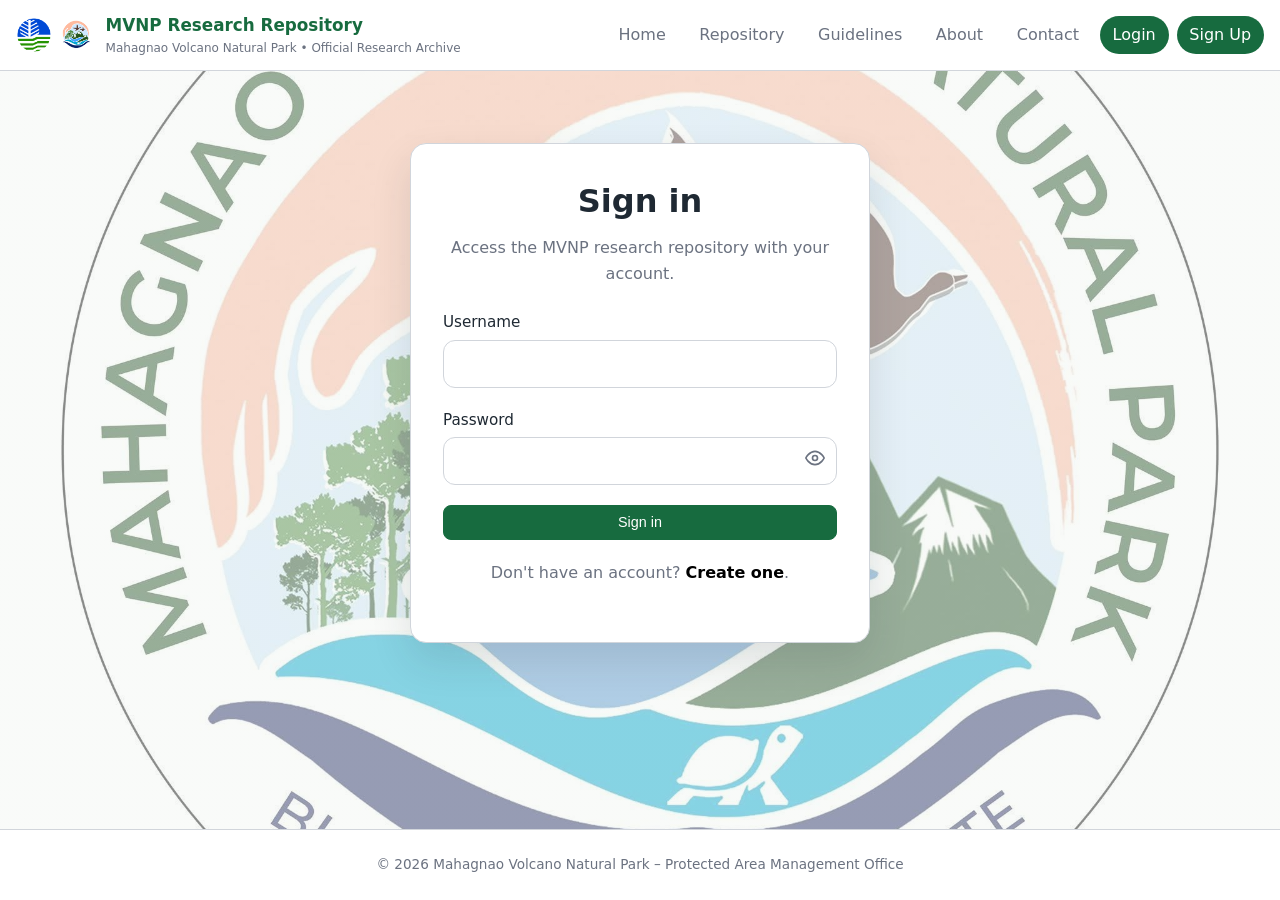
<file: login.html>
<!DOCTYPE html>
<html lang="en">
<head>
<meta charset="UTF-8">
<meta name="viewport" content="width=device-width, initial-scale=1.0">
<title>Login &mdash; MVNP Research Repository</title>
<link rel="stylesheet" href="style.css">
</head>
<body class="emblem-bg">

<header>
  <div class="nav">
    <div class="nav-left">
      <div class="nav-logos">
        <img src="assets/denr-logo.png" alt="DENR Logo">
        <img src="assets/mvnp-logo.png" alt="MVNP Logo">
      </div>
      <div>
        <div class="nav-title">MVNP Research Repository</div>
        <div class="nav-sub">Mahagnao Volcano Natural Park&nbsp;&bull;&nbsp;Official Research Archive</div>
      </div>
    </div>
    <nav class="nav-links">
      <a href="index.html" data-page="index.html">Home</a>
      <a href="repository.html" data-page="repository.html">Repository</a>
      <a href="assets/mvnp-research-guidelines.pdf" target="_blank">Guidelines</a>
      <a href="about.html" data-page="about.html">About</a>
      <a href="contact.html" data-page="contact.html">Contact</a>
    </nav>
  </div>
</header>

<main>
<div class="auth-card">
  <h1>Sign in</h1>
  <p>Access the MVNP research repository with your account.</p>

  <form id="loginForm" class="auth-form">
    <div id="formError" class="form-errors" style="display:none;"></div>

    <label>
      Username
      <input type="text" id="username" name="username" autocomplete="username" required>
    </label>

    <label>
      Password
      <div class="password-wrapper">
        <input type="password" id="password" name="password" autocomplete="current-password" required>
        <button type="button" class="password-toggle" aria-label="Toggle password visibility" onclick="togglePassword(this)">
          <svg class="eye-icon eye-open" xmlns="http://www.w3.org/2000/svg" width="20" height="20" viewBox="0 0 24 24" fill="none" stroke="currentColor" stroke-width="2" stroke-linecap="round" stroke-linejoin="round">
            <path d="M1 12s4-8 11-8 11 8 11 8-4 8-11 8-11-8-11-8z"/><circle cx="12" cy="12" r="3"/>
          </svg>
          <svg class="eye-icon eye-closed" xmlns="http://www.w3.org/2000/svg" width="20" height="20" viewBox="0 0 24 24" fill="none" stroke="currentColor" stroke-width="2" stroke-linecap="round" stroke-linejoin="round" style="display:none;">
            <path d="M17.94 17.94A10.07 10.07 0 0 1 12 20c-7 0-11-8-11-8a18.45 18.45 0 0 1 5.06-5.94"/>
            <path d="M9.9 4.24A9.12 9.12 0 0 1 12 4c7 0 11 8 11 8a18.5 18.5 0 0 1-2.16 3.19"/>
            <line x1="1" y1="1" x2="23" y2="23"/>
          </svg>
        </button>
      </div>
    </label>

    <button type="submit" class="btn btn-primary">Sign in</button>
  </form>

  <p style="margin-top:1.25rem;">
    Don't have an account? <a href="signup.html" style="text-decoration:none; color:#000; font-weight:bold;">Create one</a>.
  </p>
  <p style="font-size:.8rem; color:var(--muted); margin-top:1rem;">
  </p>
</div>
</main>

<footer>
  <p>&copy; 2026 Mahagnao Volcano Natural Park &ndash; Protected Area Management Office</p>
</footer>

<script src="auth.js"></script>
<script src="main.js"></script>
<script>
function togglePassword(btn) {
  var wrapper = btn.closest('.password-wrapper');
  var input = wrapper.querySelector('input');
  var eyeOpen = btn.querySelector('.eye-open');
  var eyeClosed = btn.querySelector('.eye-closed');
  if (input.type === 'password') {
    input.type = 'text'; eyeOpen.style.display = 'none'; eyeClosed.style.display = 'inline';
  } else {
    input.type = 'password'; eyeOpen.style.display = 'inline'; eyeClosed.style.display = 'none';
  }
}

document.addEventListener('DOMContentLoaded', function () {
  if (MVNP.isAuthenticated()) { location.href = 'index.html'; return; }

  document.getElementById('loginForm').addEventListener('submit', function (e) {
    e.preventDefault();
    var username = document.getElementById('username').value.trim();
    var password = document.getElementById('password').value;
    var res = MVNP.login(username, password);
    var err = document.getElementById('formError');
    if (!res.ok) {
      err.textContent = res.error;
      err.style.display = 'block';
      return;
    }
    MVNP.flash('You have successfully logged in.', 'success');
    var params = new URLSearchParams(location.search);
    location.href = params.get('next') || 'index.html';
  });
});
</script>
</body>
</html>
</file>
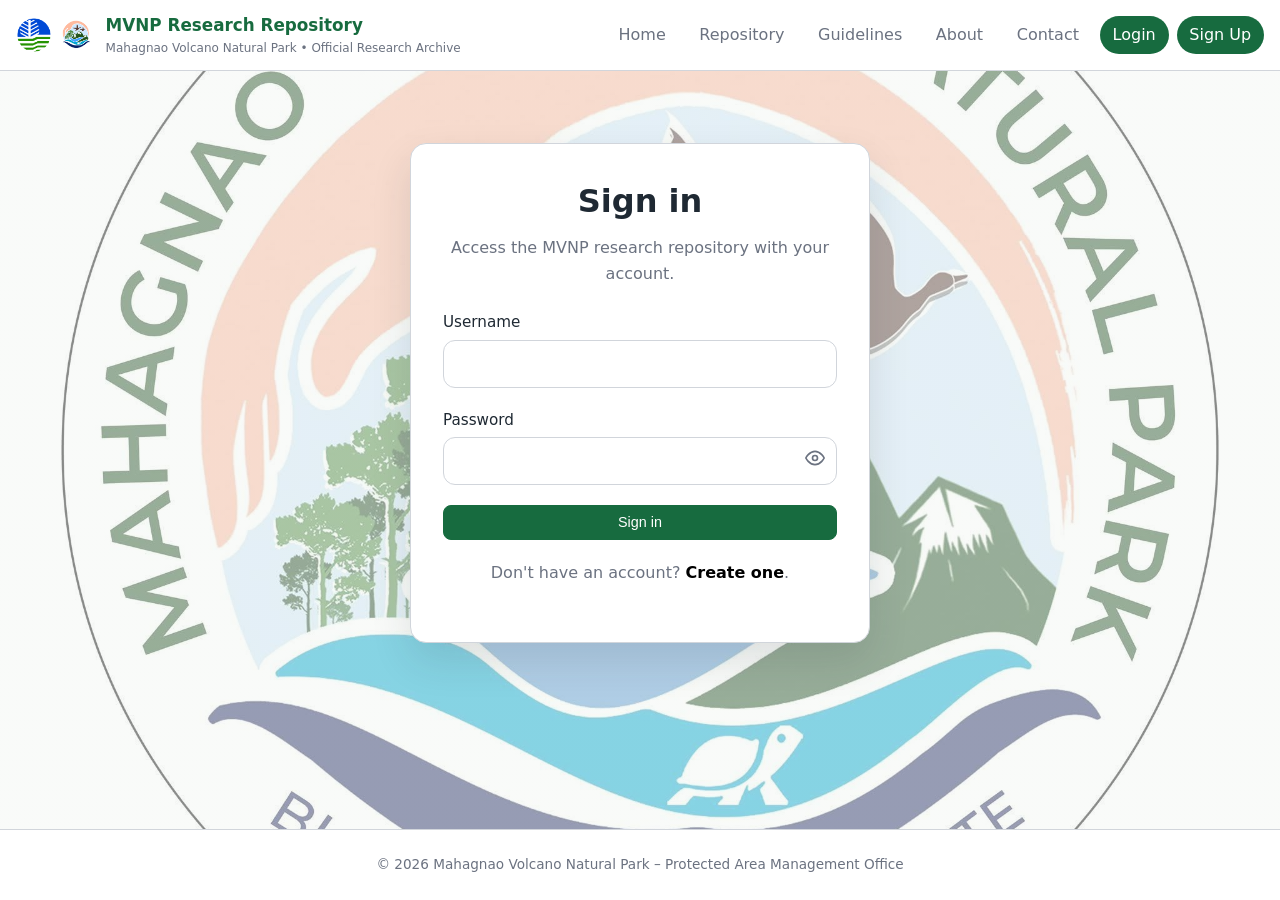
<file: my-applications.html>
<!DOCTYPE html>
<html lang="en">
<head>
<meta charset="UTF-8">
<meta name="viewport" content="width=device-width, initial-scale=1.0">
<title>My Applications &mdash; MVNP Research Repository</title>
<link rel="stylesheet" href="style.css">
<style>
  .appl-shell { max-width: 900px; margin: 0 auto; }
  .appl-header { margin-bottom: 1.5rem; }
  .appl-header h1 { margin-bottom: .25rem; }
  .appl-header .auth-card__subtitle { text-align: left; margin-bottom: 0; }

  .appl-summary { display: flex; gap: 1rem; margin-bottom: 1.75rem; flex-wrap: wrap; }
  .appl-stat { flex: 1 1 120px; background: white; border: 1px solid var(--border); border-radius: 12px; padding: 1rem 1.25rem; display: flex; flex-direction: column; gap: .2rem; }
  .appl-stat__num { font-size: 2rem; font-weight: 700; line-height: 1; }
  .appl-stat__label { font-size: .8rem; text-transform: uppercase; letter-spacing: .06em; color: var(--muted); }
  .appl-stat--pending  .appl-stat__num { color: #a16207; }
  .appl-stat--approved .appl-stat__num { color: #047857; }
  .appl-stat--declined .appl-stat__num { color: #b91c1c; }

  .appl-tabs { display: flex; gap: .25rem; border-bottom: 2px solid var(--border); margin-bottom: 1.5rem; flex-wrap: wrap; }
  .appl-tab { background: none; border: none; padding: .75rem 1rem; font-size: .9rem; font-weight: 500; color: var(--muted); cursor: pointer; border-bottom: 2px solid transparent; margin-bottom: -2px; display: inline-flex; align-items: center; gap: .4rem; transition: color .15s, border-color .15s; }
  .appl-tab:hover { color: var(--primary); }
  .appl-tab.active { color: var(--primary); border-bottom-color: var(--primary); font-weight: 600; }
  .appl-tab-badge { background: #fef3c7; color: #92400e; font-size: .72rem; font-weight: 700; border-radius: 999px; padding: .1rem .45rem; line-height: 1.4; }

  .appl-tab-content { display: none; }
  .appl-tab-content.active { display: block; }

  .appl-list { display: grid; gap: 1rem; }

  .appl-card { background: white; border: 1px solid var(--border); border-radius: 14px; overflow: hidden; box-shadow: 0 2px 8px rgba(0,0,0,.04); }
  .appl-card__top { padding: 1.25rem 1.25rem .75rem; display: flex; justify-content: space-between; align-items: flex-start; gap: 1rem; flex-wrap: wrap; }
  .appl-card__title { font-size: 1rem; font-weight: 700; margin-bottom: .3rem; color: var(--text); }
  .appl-card__sub { font-size: .875rem; color: var(--muted); margin-bottom: .15rem; }

  .appl-card__toggle { width: 100%; background: none; border: none; border-top: 1px solid var(--border); padding: .6rem 1.25rem; text-align: left; font-size: .82rem; color: var(--muted); cursor: pointer; display: flex; align-items: center; gap: .4rem; transition: background .15s, color .15s; }
  .appl-card__toggle:hover { background: var(--bg); color: var(--primary); }
  .appl-card__toggle svg { transition: transform .2s; flex-shrink: 0; }
  .appl-card__toggle.open svg { transform: rotate(180deg); }

  .appl-card__detail { display: none; padding: 1rem 1.25rem 1.25rem; border-top: 1px solid var(--border); background: var(--bg); }
  .appl-card__detail.open { display: block; }

  .appl-detail-grid { display: grid; grid-template-columns: repeat(auto-fit, minmax(200px, 1fr)); gap: .75rem 1.5rem; margin-bottom: 1rem; }
  .appl-detail-item span { display: block; font-size: .78rem; color: var(--muted); text-transform: uppercase; letter-spacing: .05em; margin-bottom: .2rem; }
  .appl-detail-item strong { font-size: .9rem; color: var(--text); }
  .appl-detail-text { font-size: .875rem; color: var(--text); line-height: 1.6; margin-bottom: .75rem; }
  .appl-detail-text span { display: block; font-size: .78rem; color: var(--muted); text-transform: uppercase; letter-spacing: .05em; margin-bottom: .3rem; }

  .appl-card__footer { padding: .85rem 1.25rem; border-top: 1px solid var(--border); font-size: .85rem; color: var(--muted); }

  .appl-empty { text-align: center; padding: 3rem 1rem; color: var(--muted); }
  .appl-empty svg { margin: 0 auto 1rem; display: block; color: #9ca3af; }
  .appl-empty p { font-size: .95rem; }
</style>
</head>
<body data-requires-auth="true">

<header>
  <div class="nav">
    <div class="nav-left">
      <div class="nav-logos">
        <img src="assets/denr-logo.png" alt="DENR Logo">
        <img src="assets/mvnp-logo.png" alt="MVNP Logo">
      </div>
      <div>
        <div class="nav-title">MVNP Research Repository</div>
        <div class="nav-sub">Mahagnao Volcano Natural Park&nbsp;&bull;&nbsp;Official Research Archive</div>
      </div>
    </div>
    <nav class="nav-links">
      <a href="index.html" data-page="index.html">Home</a>
      <a href="repository.html" data-page="repository.html">Repository</a>
      <a href="assets/mvnp-research-guidelines.pdf" target="_blank">Guidelines</a>
      <a href="about.html" data-page="about.html">About</a>
      <a href="contact.html" data-page="contact.html">Contact</a>
    </nav>
  </div>
</header>

<main>
<div class="appl-shell">

  <div class="appl-header">
    <h1>My Applications</h1>
    <p class="auth-card__subtitle">Keep track of every research proposal you submitted and its current review status.</p>
  </div>

  <div class="appl-summary">
    <div class="appl-stat appl-stat--pending">
      <span class="appl-stat__num" id="pendingCount">0</span>
      <span class="appl-stat__label">Pending</span>
    </div>
    <div class="appl-stat appl-stat--approved">
      <span class="appl-stat__num" id="approvedCount">0</span>
      <span class="appl-stat__label">Approved</span>
    </div>
    <div class="appl-stat appl-stat--declined">
      <span class="appl-stat__num" id="declinedCount">0</span>
      <span class="appl-stat__label">Declined</span>
    </div>
  </div>

  <div class="appl-tabs">
    <button class="appl-tab active" data-tab="tab-pending">
      Pending <span class="appl-tab-badge" id="pendingBadge" style="display:none;"></span>
    </button>
    <button class="appl-tab" data-tab="tab-approved">Approved</button>
    <button class="appl-tab" data-tab="tab-declined">Declined</button>
    <button class="appl-tab" data-tab="tab-all">All</button>
  </div>

  <div class="appl-tab-content active" id="tab-pending"></div>
  <div class="appl-tab-content" id="tab-approved"></div>
  <div class="appl-tab-content" id="tab-declined"></div>
  <div class="appl-tab-content" id="tab-all"></div>

</div>
</main>

<footer>
  <p>&copy; 2026 Mahagnao Volcano Natural Park &ndash; Protected Area Management Office</p>
</footer>

<script src="auth.js"></script>
<script src="main.js"></script>
<script>
document.addEventListener('DOMContentLoaded', function () {

  var apps = MVNP.myApplications().sort(function (a, b) {
    return new Date(b.submitted_at) - new Date(a.submitted_at);
  });

  var pending  = apps.filter(function (a) { return a.status === 'Pending'; });
  var approved = apps.filter(function (a) { return a.status === 'Approved'; });
  var declined = apps.filter(function (a) { return a.status === 'Declined'; });

  document.getElementById('pendingCount').textContent  = pending.length;
  document.getElementById('approvedCount').textContent = approved.length;
  document.getElementById('declinedCount').textContent = declined.length;

  if (pending.length) {
    var badge = document.getElementById('pendingBadge');
    badge.style.display = 'inline-flex';
    badge.textContent = pending.length;
  }

  function fmt(d) {
    if (!d) return '—';
    return new Date(d).toLocaleDateString('en-US', { year: 'numeric', month: 'short', day: 'numeric' }) +
      ' at ' + new Date(d).toLocaleTimeString('en-US', { hour: '2-digit', minute: '2-digit' });
  }

  var emptyMsg = {
    pending:  'No pending applications.',
    approved: 'No approved applications yet.',
    declined: 'No declined applications yet.',
    all:      'You haven\u2019t submitted any research applications yet.'
  };

  function badgeClass(status) {
    return status === 'Pending' ? 'appl-badge--pending' : (status === 'Approved' ? 'appl-badge--approved' : 'appl-badge--declined');
  }

  function renderCard(a) {
    var reviewLine = a.status === 'Pending'
      ? ''
      : '<div class="appl-card__footer">' +
          (a.status === 'Approved' ? 'Approved' : 'Declined') + ' by ' + (a.reviewer || 'MVNP staff') +
          (a.reviewed_at ? ' &middot; ' + fmt(a.reviewed_at) : '') +
        '</div>';

    return '<div class="appl-card">' +
      '<div class="appl-card__top">' +
        '<div>' +
          '<div class="appl-card__title">' + a.study_title + '</div>' +
          '<div class="appl-card__sub">' + (a.research_type || 'Research type not specified') + '</div>' +
          '<div class="appl-card__sub">Submitted ' + fmt(a.submitted_at) + '</div>' +
        '</div>' +
        '<span class="appl-badge ' + badgeClass(a.status) + '">' + a.status + (a.status === 'Pending' ? ' Review' : '') + '</span>' +
      '</div>' +
      '<button class="appl-card__toggle" type="button">' +
        '<svg width="14" height="14" fill="none" viewBox="0 0 24 24" stroke="currentColor" stroke-width="2"><path stroke-linecap="round" stroke-linejoin="round" d="M19 9l-7 7-7-7"/></svg>' +
        '<span class="appl-toggle-label">View full details</span>' +
      '</button>' +
      '<div class="appl-card__detail">' +
        '<div class="appl-detail-grid">' +
          '<div class="appl-detail-item"><span>Applicant</span><strong>' + (a.applicant_name || '—') + '</strong></div>' +
          '<div class="appl-detail-item"><span>Position</span><strong>' + (a.position || '—') + '</strong></div>' +
          '<div class="appl-detail-item"><span>Institution</span><strong>' + (a.institution || '—') + '</strong></div>' +
          '<div class="appl-detail-item"><span>Research location</span><strong>' + (a.research_location || 'Not specified') + '</strong></div>' +
          '<div class="appl-detail-item"><span>Proposed dates</span><strong>' + fmt(a.proposed_start_date).split(' at ')[0] + ' &ndash; ' + fmt(a.proposed_end_date).split(' at ')[0] + '</strong></div>' +
          '<div class="appl-detail-item"><span>Contact</span><strong>' + (a.applicant_email || '—') + '</strong></div>' +
        '</div>' +
        '<div class="appl-detail-text"><span>Summary</span>' + (a.summary || 'No summary provided.') + '</div>' +
        '<div class="appl-detail-text"><span>Objectives</span>' + (a.objectives || 'No objectives provided.') + '</div>' +
      '</div>' +
      reviewLine +
    '</div>';
  }

  function renderList(id, list, key) {
    var el = document.getElementById(id);
    if (!list.length) {
      el.innerHTML = '<div class="appl-empty">' +
        '<svg width="48" height="48" fill="none" viewBox="0 0 24 24" stroke="currentColor" stroke-width="1.5"><path stroke-linecap="round" stroke-linejoin="round" d="M9 12l2 2 4-4m6 2a9 9 0 11-18 0 9 9 0 0118 0z"/></svg>' +
        '<p>' + emptyMsg[key] + '</p>' +
      '</div>';
      return;
    }
    el.innerHTML = '<div class="appl-list">' + list.map(renderCard).join('') + '</div>';
  }

  renderList('tab-pending',  pending,  'pending');
  renderList('tab-approved', approved, 'approved');
  renderList('tab-declined', declined, 'declined');
  renderList('tab-all',      apps,     'all');

  // ── Tab switching ──
  document.querySelectorAll('.appl-tab').forEach(function (tab) {
    tab.addEventListener('click', function () {
      document.querySelectorAll('.appl-tab').forEach(function (t) { t.classList.remove('active'); });
      document.querySelectorAll('.appl-tab-content').forEach(function (c) { c.classList.remove('active'); });
      tab.classList.add('active');
      document.getElementById(tab.getAttribute('data-tab')).classList.add('active');
    });
  });

  // ── Card detail expand/collapse (delegated, works for dynamically rendered cards) ──
  document.querySelectorAll('.appl-tab-content').forEach(function (container) {
    container.addEventListener('click', function (e) {
      var btn = e.target.closest('.appl-card__toggle');
      if (!btn) return;
      var detail = btn.closest('.appl-card').querySelector('.appl-card__detail');
      var isOpen = detail.classList.toggle('open');
      btn.classList.toggle('open', isOpen);
      btn.querySelector('.appl-toggle-label').textContent = isOpen ? 'Hide details' : 'View full details';
    });
  });

});
</script>
</body>
</html>
</file>
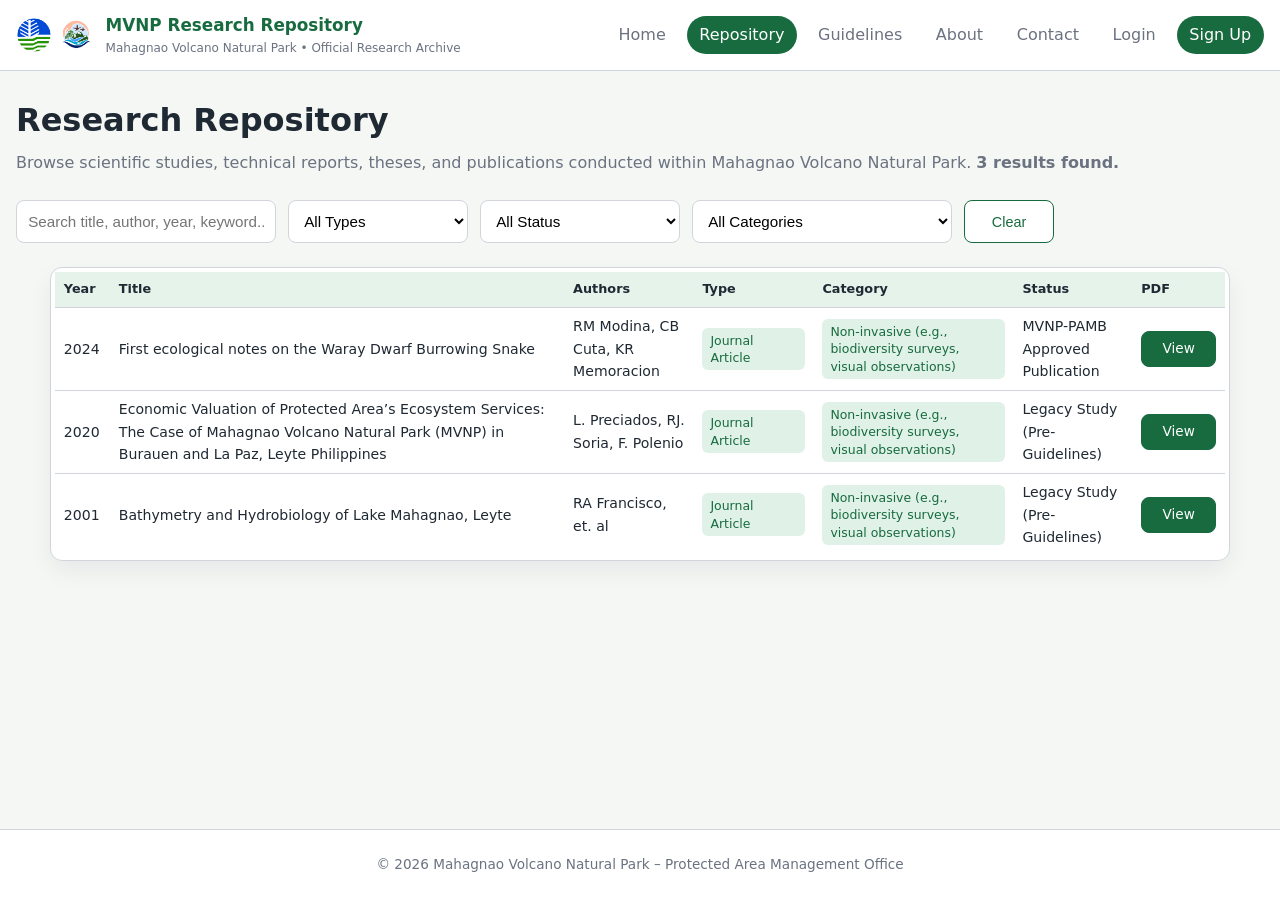
<file: repository.html>
<!DOCTYPE html>
<html lang="en">
<head>
<meta charset="UTF-8">
<meta name="viewport" content="width=device-width, initial-scale=1.0">
<title>Research Repository &mdash; MVNP</title>
<link rel="stylesheet" href="style.css">
<style>
  .modal-overlay { position: fixed; inset: 0; background: rgba(0,0,0,.45); z-index: 9500; display: none; align-items: center; justify-content: center; padding: 1rem; }
  .modal-overlay.open { display: flex; }
  .modal-box { background: #fff; border-radius: 14px; padding: 1.6rem; max-width: 440px; width: 100%; }
  .modal-box h2 { margin-bottom: .25rem; }
  .modal-box p { color: var(--muted); font-size: .88rem; margin-bottom: 1rem; }
  .modal-actions { display: flex; gap: .6rem; justify-content: flex-end; margin-top: 1rem; }
  .repo-toolbar-bottom { display: flex; justify-content: flex-end; margin-top: 1.25rem; }
  .btn-danger { border: 1px solid #c0392b; color: #c0392b; background: #fff; }
  .btn-danger:hover { background: #fdecea; }
  .row-actions { display: flex; flex-wrap: nowrap; gap: .4rem; }
  .row-actions .btn { min-width: 0; padding: .4rem .7rem; }
</style>
</head>
<body>

<header>
  <div class="nav">
    <div class="nav-left">
      <div class="nav-logos">
        <img src="assets/denr-logo.png" alt="DENR Logo">
        <img src="assets/mvnp-logo.png" alt="MVNP Logo">
      </div>
      <div>
        <div class="nav-title">MVNP Research Repository</div>
        <div class="nav-sub">Mahagnao Volcano Natural Park&nbsp;&bull;&nbsp;Official Research Archive</div>
      </div>
    </div>
    <nav class="nav-links">
      <a href="index.html" data-page="index.html">Home</a>
      <a href="repository.html" data-page="repository.html" class="active">Repository</a>
      <a href="assets/mvnp-research-guidelines.pdf" target="_blank">Guidelines</a>
      <a href="about.html" data-page="about.html">About</a>
      <a href="contact.html" data-page="contact.html">Contact</a>
    </nav>
  </div>
</header>

<main>
<div class="repository-shell">
  <div class="repository-intro">
    <h1 class="page-title">Research Repository</h1>
    <p class="page-subtitle">
      Browse scientific studies, technical reports, theses, and publications conducted within
      Mahagnao Volcano Natural Park.
      <strong id="result-count"></strong>
    </p>
  </div>

  <div class="filters">
    <input id="search-input" type="text" placeholder="Search title, author, year, keyword..." autocomplete="off" style="flex:2 1 200px;min-width:160px;">
    <select id="type-filter" style="min-width:130px;max-width:180px;flex:1 1 130px;">
      <option value="">All Types</option>
    </select>
    <select id="status-filter" style="min-width:140px;max-width:200px;flex:1 1 140px;">
      <option value="">All Status</option>
    </select>
    <select id="category-filter" style="min-width:180px;max-width:260px;flex:1 1 180px;">
      <option value="">All Categories</option>
    </select>
    <button id="clear-btn" class="btn btn-secondary" style="padding:.7rem 1rem;">Clear</button>
  </div>

  <div class="table-container repository-table-wrap">
    <table>
      <thead>
        <tr>
          <th style="width:55px;">Year</th>
          <th>Title</th>
          <th>Authors</th>
          <th style="width:120px;">Type</th>
          <th style="width:200px;">Category</th>
          <th>Status</th>
          <th style="width:80px;">PDF</th>
          <th id="actions-head" style="width:150px; display:none;">Actions</th>
        </tr>
      </thead>
      <tbody id="results-body"></tbody>
    </table>
  </div>

  <div class="repo-toolbar-bottom" id="addResearchWrap" style="display:none;">
    <a href="study-form.html" class="btn btn-primary">Add Research</a>
  </div>
</div>
</main>

<!-- Delete confirm Modal -->
<div class="modal-overlay" id="deleteModal">
  <div class="modal-box">
    <h2>Delete study</h2>
    <p id="deleteText"></p>
    <div class="modal-actions">
      <button type="button" class="btn btn-secondary" onclick="closeDeleteModal()">Cancel</button>
      <button type="button" class="btn btn-danger" onclick="confirmDelete()">Delete</button>
    </div>
  </div>
</div>

<footer>
  <p>&copy; 2026 Mahagnao Volcano Natural Park &ndash; Protected Area Management Office</p>
</footer>

<script src="auth.js"></script>
<script src="data.js"></script>
<script src="main.js"></script>
<script>
  var deletingStudyId = null;

  var typeSelect = document.getElementById('type-filter');
  var statusSelect = document.getElementById('status-filter');
  var catSelect = document.getElementById('category-filter');
  var isAdmin = MVNP.isStaff();

  if (isAdmin) {
    document.getElementById('actions-head').style.display = 'table-cell';
    document.getElementById('addResearchWrap').style.display = 'flex';
  }

  CATEGORIES.forEach(function (c) {
    var opt = document.createElement('option');
    opt.value = c; opt.textContent = c;
    catSelect.appendChild(opt);
  });

  function refreshFilterOptions() {
    var studies = MVNP.getStudies();
    var currentType = typeSelect.value;
    var currentStatus = statusSelect.value;

    typeSelect.innerHTML = '<option value="">All Types</option>' +
      STUDY_TYPES.map(function (t) { return '<option value="' + t + '">' + t + '</option>'; }).join('');
    typeSelect.value = currentType;

    var uniqueStatuses = [...new Set(studies.map(function (s) { return s.status; }))];
    statusSelect.innerHTML = '<option value="">All Status</option>' +
      uniqueStatuses.map(function (s) { return '<option value="' + s + '">' + s + '</option>'; }).join('');
    statusSelect.value = currentStatus;
  }

  function render() {
    refreshFilterOptions();
    var q = document.getElementById('search-input').value.trim().toLowerCase();
    var ftype = typeSelect.value;
    var fstatus = statusSelect.value;
    var fcat = catSelect.value;

    var filtered = MVNP.getStudies().filter(function (s) {
      var matchesQ = !q || (s.title + ' ' + s.authors + ' ' + s.year).toLowerCase().indexOf(q) !== -1;
      var matchesType = !ftype || s.study_type === ftype;
      var matchesStatus = !fstatus || s.status === fstatus;
      var matchesCat = !fcat || s.category === fcat;
      return matchesQ && matchesType && matchesStatus && matchesCat;
    });

    document.getElementById('result-count').textContent =
      filtered.length + ' result' + (filtered.length === 1 ? '' : 's') + ' found.';

    var body = document.getElementById('results-body');
    if (filtered.length === 0) {
      body.innerHTML = '<tr class="empty-row"><td colspan="' + (isAdmin ? 8 : 7) + '">No studies found matching your search.</td></tr>';
      return;
    }

    body.innerHTML = filtered.map(function (s) {
      var actions = isAdmin
        ? '<td style="white-space:nowrap;"><div class="row-actions">' +
            '<a class="btn btn-secondary btn-sm" href="study-form.html?id=' + s.study_id + '">Edit</a>' +
            '<button class="btn btn-danger btn-sm" onclick="openDeleteModal(\'' + s.study_id + '\')">Delete</button>' +
          '</div></td>'
        : '';
      return '<tr>' +
        '<td>' + s.year + '</td>' +
        '<td>' + s.title + '</td>' +
        '<td>' + s.authors + '</td>' +
        '<td><span class="tag">' + s.study_type + '</span></td>' +
        '<td><span class="tag">' + s.category + '</span></td>' +
        '<td>' + s.status + '</td>' +
        '<td style="white-space:nowrap;"><a class="btn btn-primary btn-sm" href="viewer.html?id=' + s.study_id + '">View</a></td>' +
        actions +
        '</tr>';
    }).join('');
  }

  document.getElementById('search-input').addEventListener('input', render);
  typeSelect.addEventListener('change', render);
  statusSelect.addEventListener('change', render);
  catSelect.addEventListener('change', render);
  document.getElementById('clear-btn').addEventListener('click', function () {
    document.getElementById('search-input').value = '';
    typeSelect.value = '';
    statusSelect.value = '';
    catSelect.value = '';
    render();
  });

  function openDeleteModal(studyId) {
    var s = MVNP.getStudies().find(function (x) { return x.study_id === studyId; });
    if (!s) return;
    deletingStudyId = studyId;
    document.getElementById('deleteText').textContent = 'Are you sure you want to delete "' + s.title + '"?';
    document.getElementById('deleteModal').classList.add('open');
  }
  function closeDeleteModal() { document.getElementById('deleteModal').classList.remove('open'); }
  function confirmDelete() {
    MVNP.deleteStudy(deletingStudyId);
    MVNP.flash('Study deleted from the repository.', 'success');
    closeDeleteModal();
    render();
  }

  render();
</script>
</body>
</html>
</file>
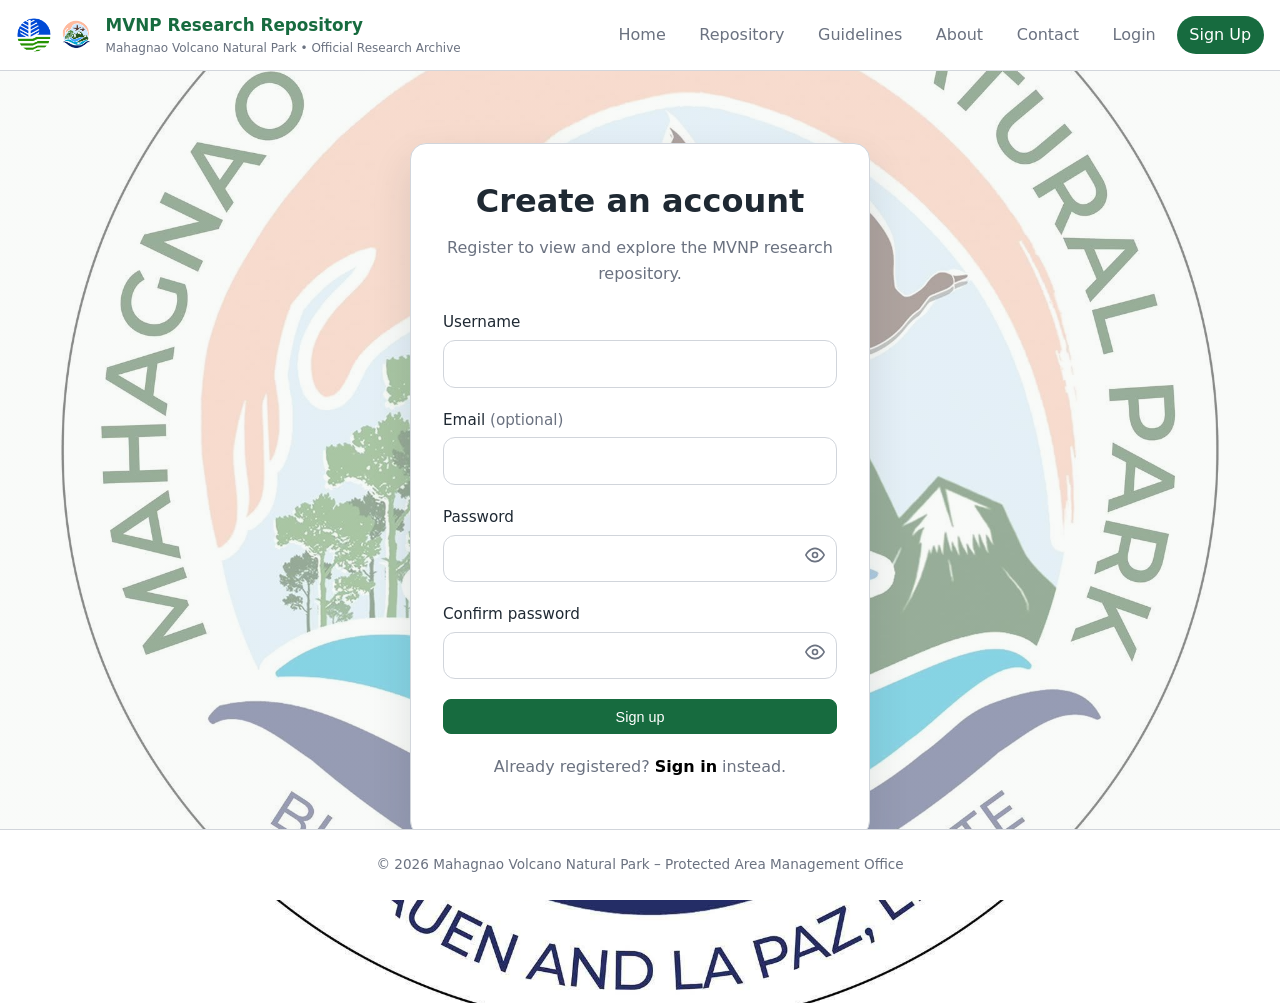
<file: signup.html>
<!DOCTYPE html>
<html lang="en">
<head>
<meta charset="UTF-8">
<meta name="viewport" content="width=device-width, initial-scale=1.0">
<title>Sign up &mdash; MVNP Research Repository</title>
<link rel="stylesheet" href="style.css">
</head>
<body class="emblem-bg">

<header>
  <div class="nav">
    <div class="nav-left">
      <div class="nav-logos">
        <img src="assets/denr-logo.png" alt="DENR Logo">
        <img src="assets/mvnp-logo.png" alt="MVNP Logo">
      </div>
      <div>
        <div class="nav-title">MVNP Research Repository</div>
        <div class="nav-sub">Mahagnao Volcano Natural Park&nbsp;&bull;&nbsp;Official Research Archive</div>
      </div>
    </div>
    <nav class="nav-links">
      <a href="index.html" data-page="index.html">Home</a>
      <a href="repository.html" data-page="repository.html">Repository</a>
      <a href="assets/mvnp-research-guidelines.pdf" target="_blank">Guidelines</a>
      <a href="about.html" data-page="about.html">About</a>
      <a href="contact.html" data-page="contact.html">Contact</a>
    </nav>
  </div>
</header>

<main>
<div class="auth-card">
  <h1>Create an account</h1>
  <p>Register to view and explore the MVNP research repository.</p>

  <form id="signupForm" class="auth-form">
    <div id="formError" class="form-errors" style="display:none;"></div>

    <label>
      Username
      <input type="text" id="username" name="username" autocomplete="username" required>
    </label>

    <label>
      Email <span style="color:var(--muted); font-weight:400;">(optional)</span>
      <input type="email" id="email" name="email" autocomplete="email">
    </label>

    <label>
      Password
      <div class="password-wrapper">
        <input type="password" id="password1" name="password1" autocomplete="new-password" required>
        <button type="button" class="password-toggle" aria-label="Toggle password visibility" onclick="togglePassword(this)">
          <svg class="eye-icon eye-open" xmlns="http://www.w3.org/2000/svg" width="20" height="20" viewBox="0 0 24 24" fill="none" stroke="currentColor" stroke-width="2" stroke-linecap="round" stroke-linejoin="round">
            <path d="M1 12s4-8 11-8 11 8 11 8-4 8-11 8-11-8-11-8z"/><circle cx="12" cy="12" r="3"/>
          </svg>
          <svg class="eye-icon eye-closed" xmlns="http://www.w3.org/2000/svg" width="20" height="20" viewBox="0 0 24 24" fill="none" stroke="currentColor" stroke-width="2" stroke-linecap="round" stroke-linejoin="round" style="display:none;">
            <path d="M17.94 17.94A10.07 10.07 0 0 1 12 20c-7 0-11-8-11-8a18.45 18.45 0 0 1 5.06-5.94"/>
            <path d="M9.9 4.24A9.12 9.12 0 0 1 12 4c7 0 11 8 11 8a18.5 18.5 0 0 1-2.16 3.19"/>
            <line x1="1" y1="1" x2="23" y2="23"/>
          </svg>
        </button>
      </div>
    </label>

    <label>
      Confirm password
      <div class="password-wrapper">
        <input type="password" id="password2" name="password2" autocomplete="new-password" required>
        <button type="button" class="password-toggle" aria-label="Toggle password visibility" onclick="togglePassword(this)">
          <svg class="eye-icon eye-open" xmlns="http://www.w3.org/2000/svg" width="20" height="20" viewBox="0 0 24 24" fill="none" stroke="currentColor" stroke-width="2" stroke-linecap="round" stroke-linejoin="round">
            <path d="M1 12s4-8 11-8 11 8 11 8-4 8-11 8-11-8-11-8z"/><circle cx="12" cy="12" r="3"/>
          </svg>
          <svg class="eye-icon eye-closed" xmlns="http://www.w3.org/2000/svg" width="20" height="20" viewBox="0 0 24 24" fill="none" stroke="currentColor" stroke-width="2" stroke-linecap="round" stroke-linejoin="round" style="display:none;">
            <path d="M17.94 17.94A10.07 10.07 0 0 1 12 20c-7 0-11-8-11-8a18.45 18.45 0 0 1 5.06-5.94"/>
            <path d="M9.9 4.24A9.12 9.12 0 0 1 12 4c7 0 11 8 11 8a18.5 18.5 0 0 1-2.16 3.19"/>
            <line x1="1" y1="1" x2="23" y2="23"/>
          </svg>
        </button>
      </div>
    </label>

    <button type="submit" class="btn btn-primary">Sign up</button>
  </form>

  <p style="margin-top:1.25rem;">
    Already registered? <a href="login.html" style="text-decoration:none; color:#000; font-weight:bold;">Sign in</a> instead.
  </p>
</div>
</main>

<footer>
  <p>&copy; 2026 Mahagnao Volcano Natural Park &ndash; Protected Area Management Office</p>
</footer>

<script src="auth.js"></script>
<script src="main.js"></script>
<script>
function togglePassword(btn) {
  var wrapper = btn.closest('.password-wrapper');
  var input = wrapper.querySelector('input');
  var eyeOpen = btn.querySelector('.eye-open');
  var eyeClosed = btn.querySelector('.eye-closed');
  if (input.type === 'password') {
    input.type = 'text'; eyeOpen.style.display = 'none'; eyeClosed.style.display = 'inline';
  } else {
    input.type = 'password'; eyeOpen.style.display = 'inline'; eyeClosed.style.display = 'none';
  }
}

document.addEventListener('DOMContentLoaded', function () {
  if (MVNP.isAuthenticated()) { location.href = 'index.html'; return; }

  document.getElementById('signupForm').addEventListener('submit', function (e) {
    e.preventDefault();
    var username = document.getElementById('username').value.trim();
    var email = document.getElementById('email').value.trim();
    var p1 = document.getElementById('password1').value;
    var p2 = document.getElementById('password2').value;
    var res = MVNP.signup(username, p1, p2, email);
    var err = document.getElementById('formError');
    if (!res.ok) {
      err.textContent = res.error;
      err.style.display = 'block';
      return;
    }
    MVNP.flash('Welcome, ' + res.user.username + '! Your account has been created.', 'success');
    location.href = 'index.html';
  });
});
</script>
</body>
</html>
</file>
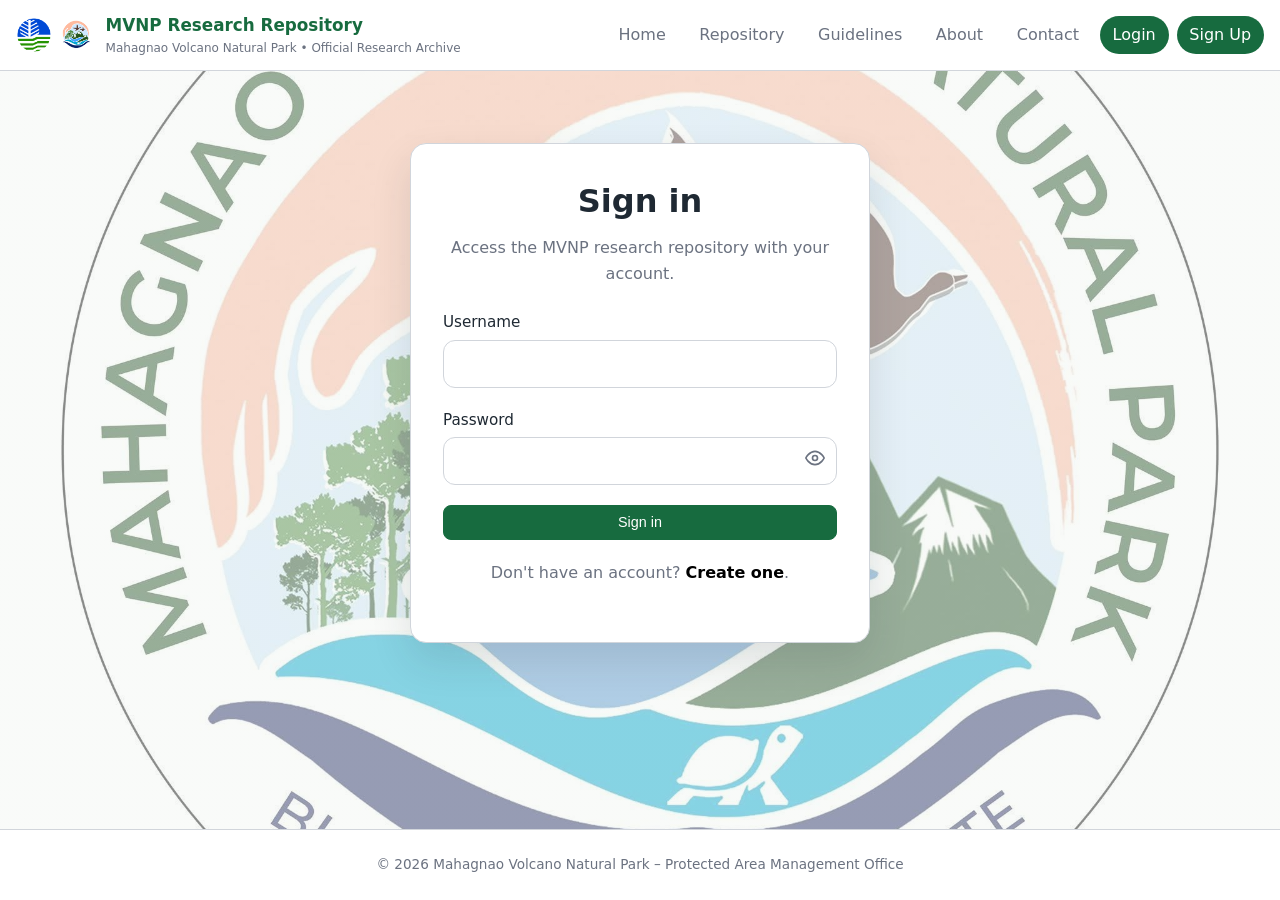
<file: study-form.html>
<!DOCTYPE html>
<html lang="en">
<head>
<meta charset="UTF-8">
<meta name="viewport" content="width=device-width, initial-scale=1.0">
<title>Research Form &mdash; MVNP Research Repository</title>
<link rel="stylesheet" href="style.css">
<style>
  .study-form-card { max-width: 640px; margin: 2.5rem auto; background: white; border: 1px solid var(--border); border-radius: 16px; overflow: hidden; }
  .study-form-band { height: 44px; background: var(--primary); }
  .study-form-body { padding: 0 2rem 2rem; }
  .study-form-body h1 { text-align: center; margin: 1.25rem 0 .4rem; }
  .study-form-body > p.subtitle { text-align: center; color: var(--muted); margin-bottom: 1.75rem; }
  .form-row-2 { display: grid; grid-template-columns: 1fr 1fr; gap: .8rem; }
  .form-actions { display: flex; gap: .75rem; margin-top: .5rem; }
  .btn-danger { border: 1px solid #c0392b; color: #c0392b; background: #fff; }
  .btn-danger:hover { background: #fdecea; }
  @media (max-width: 640px) {
    .study-form-card { margin: 1rem; }
    .form-row-2 { grid-template-columns: 1fr; }
  }
</style>
</head>
<body data-requires-staff="true">

<header>
  <div class="nav">
    <div class="nav-left">
      <div class="nav-logos">
        <img src="assets/denr-logo.png" alt="DENR Logo">
        <img src="assets/mvnp-logo.png" alt="MVNP Logo">
      </div>
      <div>
        <div class="nav-title">MVNP Research Repository</div>
        <div class="nav-sub">Mahagnao Volcano Natural Park&nbsp;&bull;&nbsp;Official Research Archive</div>
      </div>
    </div>
    <nav class="nav-links">
      <a href="index.html" data-page="index.html">Home</a>
      <a href="repository.html" data-page="repository.html">Repository</a>
      <a href="assets/mvnp-research-guidelines.pdf" target="_blank">Guidelines</a>
      <a href="about.html" data-page="about.html">About</a>
      <a href="contact.html" data-page="contact.html">Contact</a>
    </nav>
  </div>
</header>

<main>
<div class="study-form-card">
  <div class="study-form-band"></div>
  <div class="study-form-body">
    <h1 id="formTitle">Add Research</h1>
    <p class="subtitle">Add or update research entries with full metadata and PDF attachment.</p>

    <form id="studyForm" class="auth-form">
      <div id="formError" class="form-errors" style="display:none;"></div>

      <div class="form-row-2">
        <label>Study id
          <input type="text" id="fStudyId" disabled placeholder="Auto-generated on save">
        </label>
        <label>Year
          <input type="number" id="fYear" required min="1900" max="2100">
        </label>
      </div>

      <label>Title
        <input type="text" id="fTitle" required>
      </label>

      <label>Authors
        <input type="text" id="fAuthors" required placeholder="e.g. RM Modina, CB Cuta">
      </label>

      <div class="form-row-2">
        <label>Category
          <select id="fCategory" required></select>
        </label>
        <label>Study type
          <select id="fType" required></select>
        </label>
      </div>

      <div class="form-row-2" style="align-items:end;">
        <label>Status
          <select id="fStatus" required>
            <option value="MVNP-PAMB Approved Publication">MVNP-PAMB Approved Publication</option>
            <option value="Legacy Study (Pre-Guidelines)">Legacy Study (Pre-Guidelines)</option>
            <option value="Under Review">Under Review</option>
            <option value="Pending Endorsement">Pending Endorsement</option>
          </select>
        </label>
        <label class="checkbox-label" style="margin-bottom:.9rem;">
          <input type="checkbox" id="fFeatured">
          Add to Featured
        </label>
      </div>

      <label>Abstract
        <textarea id="fAbstract" rows="5" placeholder="Optional"></textarea>
      </label>

      <div id="fPdfCurrentWrap" style="display:none;">
        <p style="font-size:.85rem; margin-bottom:.3rem;">Pdf file Currently: <a id="fPdfCurrentLink" href="#" target="_blank"></a></p>
        <label class="checkbox-label" style="font-size:.85rem;">
          <input type="checkbox" id="fPdfClear">
          Clear
        </label>
      </div>
      <label id="fPdfChangeLabel">Change:
        <input type="file" id="fPdfFile" accept=".pdf">
      </label>

      <div class="form-actions">
        <button type="submit" class="btn btn-primary" id="submitBtn">Save Changes</button>
        <a href="repository.html" class="btn btn-secondary">Cancel</a>
      </div>
    </form>
  </div>
</div>
</main>

<footer>
  <p>&copy; 2026 Mahagnao Volcano Natural Park &ndash; Protected Area Management Office</p>
</footer>

<script src="auth.js"></script>
<script src="data.js"></script>
<script src="main.js"></script>
<script>
  var params = new URLSearchParams(location.search);
  var editingStudyId = params.get('id');

  CATEGORIES.forEach(function (c) {
    var opt = document.createElement('option');
    opt.value = c; opt.textContent = c;
    document.getElementById('fCategory').appendChild(opt);
  });
  STUDY_TYPES.forEach(function (t) {
    var opt = document.createElement('option');
    opt.value = t; opt.textContent = t;
    document.getElementById('fType').appendChild(opt);
  });

  if (editingStudyId) {
    var s = MVNP.getStudies().find(function (x) { return x.study_id === editingStudyId; });
    if (!s) {
      MVNP.flash('That study could not be found.', 'error');
      location.href = 'repository.html';
    } else {
      document.getElementById('formTitle').textContent = 'Edit Research';
      document.getElementById('submitBtn').textContent = 'Save Changes';
      document.getElementById('fStudyId').value = s.study_id;
      document.getElementById('fTitle').value = s.title;
      document.getElementById('fAuthors').value = s.authors;
      document.getElementById('fYear').value = s.year;
      document.getElementById('fType').value = s.study_type;
      document.getElementById('fCategory').value = s.category;
      if (![...document.getElementById('fStatus').options].some(function (o) { return o.value === s.status; })) {
        var extraOpt = document.createElement('option');
        extraOpt.value = s.status; extraOpt.textContent = s.status;
        document.getElementById('fStatus').appendChild(extraOpt);
      }
      document.getElementById('fStatus').value = s.status;
      document.getElementById('fFeatured').checked = !!s.featured;
      document.getElementById('fAbstract').value = s.abstract || '';
      if (s.pdf_file) {
        document.getElementById('fPdfCurrentWrap').style.display = 'block';
        var link = document.getElementById('fPdfCurrentLink');
        link.href = s.pdf_file;
        link.textContent = s.pdf_file;
      }
    }
  } else {
    document.getElementById('formTitle').textContent = 'Add Research';
    document.getElementById('submitBtn').textContent = 'Create Study';
    document.getElementById('fYear').value = new Date().getFullYear();
    document.getElementById('fPdfChangeLabel').firstChild.textContent = 'Pdf file';
  }

  document.getElementById('studyForm').addEventListener('submit', function (e) {
    e.preventDefault();
    var err = document.getElementById('formError');
    var title = document.getElementById('fTitle').value.trim();
    var authors = document.getElementById('fAuthors').value.trim();
    var year = parseInt(document.getElementById('fYear').value, 10);
    var status = document.getElementById('fStatus').value;

    if (!title) { err.textContent = 'Title is required.'; err.style.display = 'block'; return; }
    if (!authors) { err.textContent = 'Authors are required.'; err.style.display = 'block'; return; }

    var data = {
      title: title,
      authors: authors,
      year: year,
      study_type: document.getElementById('fType').value,
      category: document.getElementById('fCategory').value,
      status: status,
      featured: document.getElementById('fFeatured').checked,
      abstract: document.getElementById('fAbstract').value.trim()
    };

    var chosenFile = document.getElementById('fPdfFile').files[0];
    if (chosenFile) {
      data.pdf_file = 'pdfs/' + chosenFile.name;
    } else if (editingStudyId && document.getElementById('fPdfClear').checked) {
      data.pdf_file = '';
    }

    if (editingStudyId) {
      MVNP.updateStudy(editingStudyId, data);
      MVNP.flash('Research updated successfully.', 'success');
    } else {
      MVNP.addStudy(data);
      MVNP.flash('Research added to the repository.', 'success');
    }
    location.href = 'repository.html';
  });
</script>
</body>
</html>
</file>
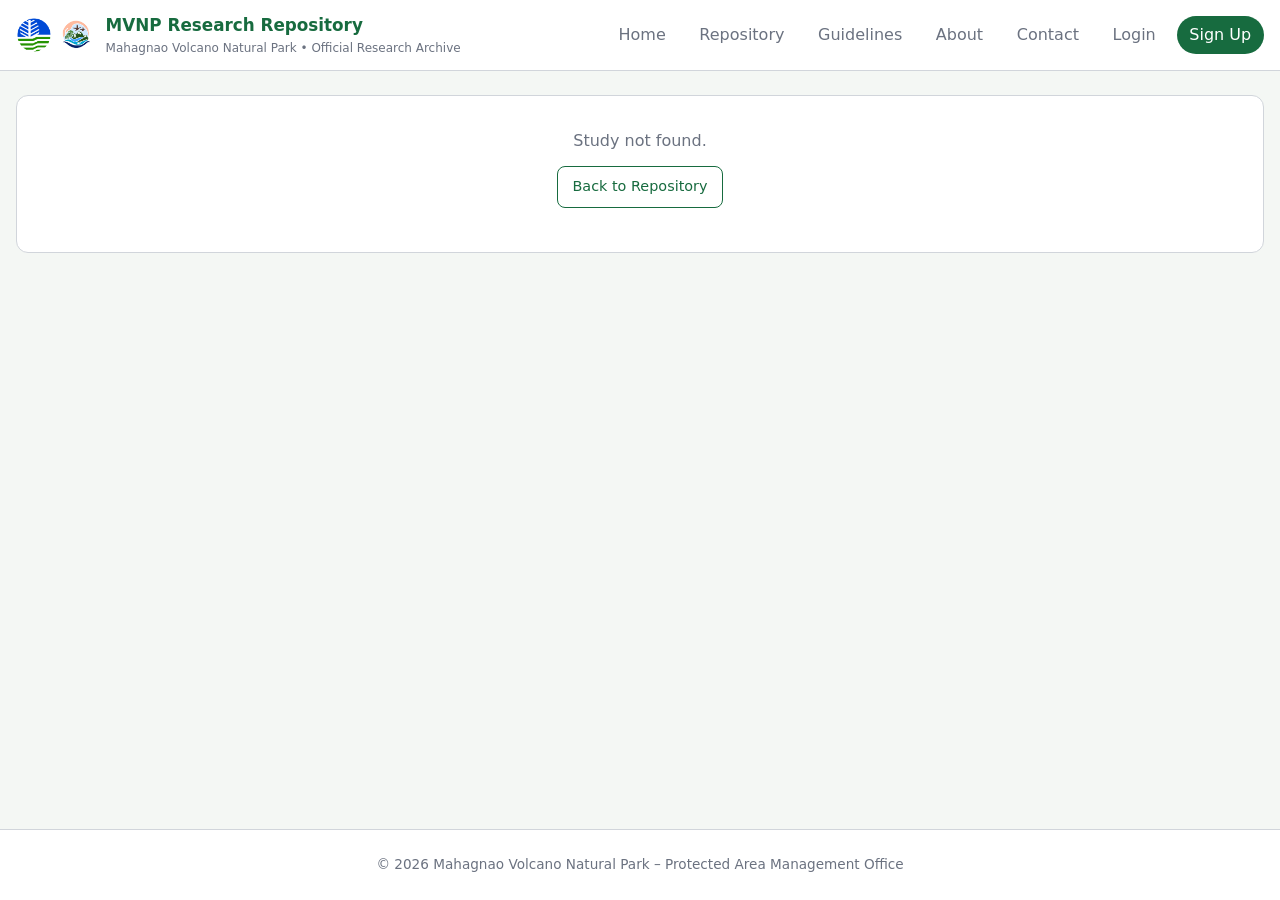
<file: viewer.html>
<!DOCTYPE html>
<html lang="en">
<head>
<meta charset="UTF-8">
<meta name="viewport" content="width=device-width, initial-scale=1.0">
<title id="page-title">Study Viewer &mdash; MVNP Repository</title>
<link rel="stylesheet" href="style.css">
</head>
<body>

<header>
  <div class="nav">
    <div class="nav-left">
      <div class="nav-logos">
        <img src="assets/denr-logo.png" alt="DENR Logo">
        <img src="assets/mvnp-logo.png" alt="MVNP Logo">
      </div>
      <div>
        <div class="nav-title">MVNP Research Repository</div>
        <div class="nav-sub">Mahagnao Volcano Natural Park&nbsp;&bull;&nbsp;Official Research Archive</div>
      </div>
    </div>
    <nav class="nav-links">
      <a href="index.html" data-page="index.html">Home</a>
      <a href="repository.html" data-page="repository.html">Repository</a>
      <a href="assets/mvnp-research-guidelines.pdf" target="_blank">Guidelines</a>
      <a href="about.html" data-page="about.html">About</a>
      <a href="contact.html" data-page="contact.html">Contact</a>
    </nav>
  </div>
</header>

<main id="main-content">
  <p style="color:var(--muted);">Loading study...</p>
</main>

<footer>
  <p>&copy; 2026 Mahagnao Volcano Natural Park &ndash; Protected Area Management Office</p>
</footer>

<script src="auth.js"></script>
<script src="data.js"></script>
<script src="main.js"></script>
<script>
  var params = new URLSearchParams(location.search);
  var id = params.get('id');
  var study = MVNP.getStudies().find(function (s) { return s.study_id === id; });
  var main = document.getElementById('main-content');

  if (!study) {
    main.innerHTML =
      '<div class="content-card" style="text-align:center;color:var(--muted);padding:2rem;">' +
      '<p>Study not found.</p>' +
      '<p style="margin-top:.5rem;"><a class="btn btn-secondary" href="repository.html">Back to Repository</a></p>' +
      '</div>';
  } else {
    document.getElementById('page-title').textContent = study.title + ' \u2014 MVNP Repository';

    var pdfBlock = study.pdf_file
      ? '<div class="pdf-container"><iframe id="pdfFrame" src="' + study.pdf_file + '" title="PDF Viewer">' +
        '<p style="text-align:center;padding:2rem;color:var(--muted);">Your browser does not support inline PDF viewing. ' +
        '<a href="' + study.pdf_file + '">Click here to download the PDF.</a></p></iframe></div>'
      : '<div class="content-card" style="text-align:center;color:var(--muted);padding:2rem;">' +
        '<p>No PDF file is currently attached to this study.</p></div>';

    main.innerHTML =
      '<div class="viewer-header">' +
      '<h1>' + study.title + '</h1>' +
      '<p style="color:var(--muted);">' + study.authors + '</p>' +
      '<div class="viewer-meta">' +
      '<span>Year: ' + study.year + '</span>' +
      '<span>Type: ' + study.study_type + '</span>' +
      '<span>' + study.status + '</span>' +
      '<span class="tag">' + study.category + '</span>' +
      '</div>' +
      (study.abstract ? '<p style="margin-top:.75rem;color:var(--muted);">' + study.abstract + '</p>' : '') +
      '<div class="viewer-actions">' +
      (study.pdf_file ? '<a class="btn btn-primary btn-sm" href="' + study.pdf_file + '" target="_blank">Download PDF</a>' : '') +
      '<a class="btn btn-secondary btn-sm" href="repository.html">Back to Repository</a>' +
      '</div>' +
      '</div>' +
      pdfBlock;
  }
</script>
</body>
</html>
</file>
<file: style.css>
/* ── Variables ── */
:root {
  --bg:            #f4f7f4;
  --card:          #ffffff;
  --primary:       #176b3f;
  --primary-light: #e0f1e7;
  --text:          #1f2933;
  --muted:         #6b7280;
  --border:        #d1d5db;
}

/* ── Reset ── */
*, *::before, *::after { margin:0; padding:0; box-sizing:border-box; }

body {
  font-family: system-ui, -apple-system, BlinkMacSystemFont, "Segoe UI", sans-serif;
  background: var(--bg);
  color: var(--text);
  line-height: 1.6;
}

/* ── Emblem background (login / signup) ── */
.emblem-bg {
  background-color: var(--bg);
  background-image:
    linear-gradient(rgba(244,247,244,.55), rgba(244,247,244,.55)),
    url('[data-uri]');
  background-size: cover, cover;
  background-position: center, center;
  background-repeat: no-repeat, no-repeat;
  background-attachment: fixed, fixed;
  min-height: 100vh;
}

@media (max-width: 768px) {
  .emblem-bg {
    background-attachment: scroll;
  }
}

/* ── Header / Nav ── */
header {
  background: white;
  border-bottom: 1px solid var(--border);
  position: sticky;
  top: 0;
  z-index: 100;
}

.nav {
  max-width: min(1440px, 100%);
  width: 100%;
  margin: auto;
  padding: .75rem 1rem;
  display: flex;
  justify-content: space-between;
  align-items: center;
  gap: 1rem;
  flex-wrap: wrap;
}

.nav-left {
  display: flex;
  align-items: center;
  gap: .75rem;
}

.nav-logos {
  display: flex;
  align-items: center;
  gap: .35rem;
}

.nav-logos img {
  width: 36px;
  height: 36px;
  object-fit: contain;
}

.nav-title {
  color: var(--primary);
  font-weight: 700;
  font-size: 1.05rem;
}

.nav-sub {
  color: var(--muted);
  font-size: .75rem;
}

.nav-links {
  display: flex;
  gap: .5rem;
  flex-wrap: wrap;
}

.nav-links a {
  text-decoration: none;
  color: var(--muted);
  padding: .4rem .8rem;
  border-radius: 999px;
  transition: .2s;
}

.nav-links a:hover {
  background: var(--primary-light);
  color: var(--primary);
}

.nav-links .active {
  background: var(--primary);
  color: white !important;
}

/* ── Main Content ── */
main {
  max-width: min(1440px, 100%);
  width: 100%;
  margin: auto;
  padding: 1.5rem 1rem 3rem;
}

/* ── Page titles ── */
.page-title {
  font-size: 2rem;
  margin-bottom: .25rem;
}

.page-subtitle {
  color: var(--muted);
  margin-bottom: 1.5rem;
}

/* ── Hero ── */
.hero {
  background: linear-gradient(135deg, var(--primary-light), #ffffff);
  border-radius: 12px;
  padding: 2rem;
  display: grid;
  grid-template-columns: 2fr 1fr;
  gap: 2rem;
  margin-bottom: 2rem;
}

.hero h1 {
  font-size: 2rem;
  margin-bottom: .75rem;
}

.hero p {
  color: var(--muted);
}

.hero-buttons {
  margin-top: 1rem;
  display: flex;
  gap: .75rem;
  flex-wrap: wrap;
}

.hero-note {
  border-left: 4px solid var(--primary);
  padding-left: 1rem;
  color: var(--muted);
  font-size: .9rem;
}

/* ── Buttons ── */
.btn {
  display: inline-flex;
  align-items: center;
  justify-content: center;
  text-decoration: none;
  padding: .55rem .9rem;
  border-radius: 8px;
  border: 1px solid var(--primary);
  transition: .2s;
  font-size: .9rem;
  min-width: 90px;
  white-space: nowrap;
  cursor: pointer;
}

.btn-sm {
  min-width: 75px;
  padding: .4rem .75rem;
  font-size: .85rem;
  white-space: nowrap;
}

.btn-primary {
  background: var(--primary);
  color: white;
}

.btn-primary:hover { opacity: .9; }

.btn-secondary {
  color: var(--primary);
  background: white;
}

.btn-secondary:hover {
  background: var(--primary);
  color: white;
}

/* ── Section titles ── */
.section-title {
  font-size: 1.2rem;
  font-weight: 600;
  margin: 2rem 0 1rem;
}

/* ── Notice banner (replaces login/admin features) ── */
.notice-banner {
  background: #dbeafe;
  border: 1px solid #93c5fd;
  color: #1e40af;
  border-radius: 12px;
  padding: 1rem 1.2rem;
  margin-bottom: 1.5rem;
  font-size: .9rem;
}

/* ── Stat Cards ── */
.cards {
  display: grid;
  grid-template-columns: repeat(auto-fit, minmax(220px, 1fr));
  gap: 1rem;
}

.card {
  background: white;
  border: 1px solid var(--border);
  border-radius: 12px;
  padding: 1rem;
}

.card-label {
  font-size: .75rem;
  text-transform: uppercase;
  color: var(--muted);
}

.card-value {
  font-size: 1.75rem;
  font-weight: 700;
  color: var(--primary);
}

.card-sub {
  color: var(--muted);
  font-size: .85rem;
}

/* ── Content cards ── */
.content-card {
  background: white;
  border: 1px solid var(--border);
  border-radius: 12px;
  padding: 1.25rem;
  margin-bottom: 1rem;
}

.content-card h2 { margin-bottom: .5rem; }
.content-card p { margin-bottom: .75rem; }
.content-card ul { padding-left: 1.25rem; }
.content-card li { margin-bottom: .35rem; }

/* ── Latest / featured grid ── */
.latest-grid {
  display: grid;
  grid-template-columns: repeat(auto-fill, minmax(320px, 1fr));
  gap: 1rem;
}

.study-card {
  display: flex;
  flex-direction: column;
  justify-content: space-between;
  background: white;
  border: 1px solid var(--border);
  border-radius: 12px;
  padding: 1.25rem;
}

.study-card > .btn {
  margin-top: 1rem;
  align-self: flex-start;
}

.study-title {
  font-weight: 600;
  margin-bottom: .35rem;
  line-height: 1.4;
}

.study-meta {
  color: var(--muted);
  font-size: .85rem;
  margin-bottom: .5rem;
}

/* ── Filters ── */
.filters {
  display: flex;
  flex-wrap: wrap;
  gap: .75rem;
  margin-bottom: 1.5rem;
}

.filters input,
.filters select {
  padding: .7rem;
  border: 1px solid var(--border);
  border-radius: 8px;
  min-width: 130px;
  max-width: 260px;
  flex: 1 1 150px;
  background: white;
  font-size: .95rem;
  box-sizing: border-box;
}

.filters input:focus,
.filters select:focus {
  outline: none;
  border-color: var(--primary);
  box-shadow: 0 0 0 3px rgba(23,107,63,.12);
}

/* ── Repository layout ── */
.repository-shell {
  max-width: 1280px;
  margin: 0 auto;
}

.repository-intro {
  margin-bottom: 1rem;
}

.repository-table-wrap {
  width: 100%;
  max-width: 1180px;
  margin: 0 auto;
  border-radius: 16px;
  box-shadow: 0 10px 24px rgba(15, 23, 42, .06);
}

.table-container {
  background: white;
  border: 1px solid var(--border);
  border-radius: 12px;
  overflow-x: auto;
  padding: .25rem;
}

table {
  width: 100%;
  border-collapse: collapse;
}

thead { background: #e5f3eb; }
thead th { background: #e5f3eb; }

th, td {
  padding: .45rem .55rem;
  text-align: left;
  border-bottom: 1px solid var(--border);
  word-break: break-word;
  white-space: normal;
}

th { font-size: .8rem; }
td { font-size: .88rem; }

tbody tr:last-child td { border-bottom: none; }
tbody tr:hover { background: #f9fafb; }

/* ── Tags ── */
.tag {
  display: inline-block;
  padding: .25rem .5rem;
  border-radius: 6px;
  background: var(--primary-light);
  color: var(--primary);
  font-size: .78rem;
  white-space: normal;
  word-break: normal;
  line-height: 1.4;
}

/* ── Viewer ── */
.viewer-header {
  background: white;
  border: 1px solid var(--border);
  border-radius: 12px;
  padding: 1.5rem;
  margin-bottom: 1rem;
}

.viewer-header h1 { margin-bottom: .5rem; font-size: 1.5rem; }

.viewer-meta {
  display: flex;
  gap: 1rem;
  flex-wrap: wrap;
  margin-top: .5rem;
  color: var(--muted);
  font-size: .9rem;
}

.viewer-actions {
  display: flex;
  gap: .75rem;
  margin-top: 1rem;
  flex-wrap: wrap;
}

.pdf-container {
  background: white;
  border: 1px solid var(--border);
  border-radius: 12px;
  overflow: hidden;
}

#pdfFrame {
  width: 100%;
  height: 900px;
  border: none;
}

/* ── Footer ── */
footer {
  position: fixed;
  left: 0;
  bottom: 0;
  width: 100%;
  background: white;
  border-top: 1px solid var(--border);
  text-align: center;
  padding: 1.5rem;
  color: var(--muted);
  font-size: .85rem;
  z-index: 150;
}

body {
  padding-bottom: 70px;
}

/* ── Empty state ── */
.empty-row td {
  text-align: center;
  padding: 2rem;
  color: var(--muted);
}

/* ── Mobile ── */
@media (max-width: 768px) {
  .hero { grid-template-columns: 1fr; }
  .nav { flex-direction: column; align-items: flex-start; }
  .filters { flex-direction: column; }
  .filters input, .filters select { width: 100%; min-width: unset; }
  #pdfFrame { height: 650px; }
}

/* ============================================================================
   Auth / Account UI (login, signup, nav account menu, profile drawer)
   ============================================================================ */

.nav-guest-links { display: inline-flex; align-items: center; gap: .5rem; }
.nav-guest-links a {
  text-decoration: none;
  color: var(--muted);
  padding: .4rem .8rem;
  border-radius: 999px;
  transition: .2s;
}
.nav-guest-links a:hover { background: var(--primary-light); color: var(--primary); }
.nav-guest-links .nav-signup-btn {
  background: var(--primary);
  color: #fff !important;
}
.nav-guest-links .nav-signup-btn:hover { opacity: .9; }

.nav-account { position: relative; display: inline-flex; align-items: center; }

.nav-burger {
  display: inline-flex;
  flex-direction: column;
  justify-content: center;
  align-items: center;
  width: 42px;
  height: 42px;
  padding: 0;
  border: 1px solid var(--border);
  border-radius: 50%;
  background: white;
  cursor: pointer;
  box-shadow: 0 4px 12px rgba(31, 41, 51, .08);
  transition: transform .15s ease, border-color .15s ease, box-shadow .15s ease;
}
.nav-burger:hover, .nav-burger:focus {
  transform: translateY(-1px);
  border-color: rgba(23, 107, 63, .35);
  box-shadow: 0 6px 16px rgba(31, 41, 51, .14);
  outline: none;
}
.nav-burger span { display: block; width: 20px; height: 2px; background: var(--text); border-radius: 999px; margin: 3px 0; }

.nav-burger-menu {
  position: absolute;
  right: 0;
  top: calc(100% + 0.75rem);
  min-width: 180px;
  background: white;
  border: 1px solid var(--border);
  border-radius: 14px;
  box-shadow: 0 18px 40px rgba(31, 41, 51, .12);
  opacity: 0;
  visibility: hidden;
  transform: translateY(-10px);
  transition: opacity .2s ease, transform .2s ease, visibility .2s ease;
  z-index: 200;
}
.nav-burger-menu.open { opacity: 1; visibility: visible; transform: translateY(0); }
.nav-burger-menu a { display: block; padding: .85rem 1rem; color: var(--text); text-decoration: none; border-bottom: 1px solid var(--border); }
.nav-burger-menu a:last-child { border-bottom: none; }
.nav-burger-menu a:hover { background: var(--primary-light); color: var(--primary); }

/* Auth cards (login / signup) */
.auth-card { background: white; border: 1px solid var(--border); border-radius: 16px; padding: 2rem; max-width: 460px; margin: 3rem auto; box-shadow: 0 18px 40px rgba(31, 41, 51, .12); }
.auth-card h1 { margin-bottom: .5rem; text-align: center; }
.auth-card p { color: var(--muted); margin-bottom: 1.5rem; text-align: center; }
.auth-form { display: grid; gap: 1.25rem; }
.auth-form label { display: block; font-size: .95rem; color: var(--text); }
.auth-form input { width: 100%; padding: .85rem 1rem; border: 1px solid var(--border); border-radius: 12px; font-size: 1rem; margin-top: .35rem; background: white; }
.auth-form select, .auth-form textarea { width: 100%; padding: .85rem 1rem; border: 1px solid var(--border); border-radius: 12px; font-size: 1rem; margin-top: .35rem; background: white; font-family: inherit; }
.auth-form textarea { resize: vertical; }
.auth-form input[type="file"] { padding: .5rem; }
.auth-form input[type="checkbox"] { width: auto; }
.checkbox-label { display: flex !important; align-items: center; gap: .5rem; font-size: .95rem; }
.password-wrapper { position: relative; display: flex; align-items: center; }
.password-wrapper input { width: 100%; padding-right: 3rem !important; }
.password-toggle { position: absolute; right: .75rem; background: none; border: none; cursor: pointer; padding: 0; color: var(--muted); display: flex; align-items: center; transition: color .15s ease; }
.password-toggle:hover { color: var(--text); }
.eye-icon { display: inline-block; pointer-events: none; }
.form-errors { color: #991b1b; font-size: .85rem; margin-top: .35rem; }

/* Flash messages */
.flash-messages { display: block; margin-bottom: 1.25rem; }
.flash {
  display: block;
  width: auto;
  margin: 0 0 .75rem;
  background: #fee2e2;
  border: 1px solid #fca5a5;
  color: #991b1b;
  border-radius: 12px;
  padding: 1rem 1.2rem;
  cursor: pointer;
}
.flash.success { background: #d1fae5; border-color: #6ee7b7; color: #064e3b; }
.flash.error { background: #fee2e2; border-color: #fca5a5; color: #991b1b; }
.flash.info { background: #dbeafe; border-color: #93c5fd; color: #1e40af; }

/* Profile drawer */
.profile-overlay {
  position: fixed; inset: 0; background: rgba(0,0,0,.45); z-index: 9000;
  opacity: 0; visibility: hidden; transition: opacity .25s ease, visibility .25s ease;
}
.profile-overlay.open { opacity: 1; visibility: visible; }
.profile-drawer {
  position: absolute; top: 0; right: 0; width: min(420px, 100vw); height: 100%;
  background: #fff; box-shadow: -8px 0 40px rgba(0,0,0,.15); display: flex; flex-direction: column;
  transform: translateX(100%); transition: transform .3s cubic-bezier(.4,0,.2,1); overflow-y: auto;
}
.profile-overlay.open .profile-drawer { transform: translateX(0); }
.profile-drawer-header { display: flex; align-items: center; gap: .9rem; padding: 1.5rem 1.25rem 1rem; border-bottom: 1px solid var(--border); position: relative; }
.profile-avatar { width: 48px; height: 48px; border-radius: 50%; background: var(--primary); color: #fff; font-size: 1.3rem; font-weight: 700; display: flex; align-items: center; justify-content: center; flex-shrink: 0; }
.profile-drawer-name { font-weight: 700; font-size: 1rem; color: var(--text); }
.profile-drawer-role { font-size: .75rem; color: #fff; background: var(--primary); border-radius: 999px; padding: .15rem .55rem; display: inline-block; margin-top: .2rem; }
.profile-close { position: absolute; top: 1rem; right: 1rem; background: none; border: none; font-size: 1.5rem; line-height: 1; color: var(--muted); cursor: pointer; width: 32px; height: 32px; border-radius: 50%; display: flex; align-items: center; justify-content: center; transition: background .15s; }
.profile-close:hover { background: var(--primary-light); color: var(--primary); }
.profile-tabs { display: flex; border-bottom: 2px solid var(--border); padding: 0 1.25rem; gap: .25rem; }
.profile-tab { background: none; border: none; padding: .85rem .75rem; font-size: .875rem; font-weight: 500; color: var(--muted); cursor: pointer; border-bottom: 2px solid transparent; margin-bottom: -2px; transition: color .15s, border-color .15s; }
.profile-tab:hover { color: var(--primary); }
.profile-tab.active { color: var(--primary); border-bottom-color: var(--primary); font-weight: 600; }
.profile-tab-content { display: none; padding: 1.5rem 1.25rem; }
.profile-tab-content.active { display: block; }
.profile-form { display: flex; flex-direction: column; gap: 1rem; }
.pf-row { display: grid; grid-template-columns: 1fr 1fr; gap: .75rem; }
.pf-field { display: flex; flex-direction: column; gap: .35rem; }
.pf-field label { font-size: .8rem; font-weight: 600; color: var(--text); text-transform: uppercase; letter-spacing: .04em; }
.pf-field input { padding: .6rem .8rem; border: 1px solid var(--border); border-radius: 8px; font-size: .9rem; color: var(--text); background: #fff; transition: border-color .15s, box-shadow .15s; width: 100%; }
.pf-field input:focus { outline: none; border-color: var(--primary); box-shadow: 0 0 0 3px rgba(23,107,63,.12); }
.pf-field input:disabled { background: var(--bg); color: var(--muted); cursor: not-allowed; }
.pf-readonly .pf-hint { font-size: .75rem; color: var(--muted); margin-top: .1rem; }
.pf-btn-primary { margin-top: .5rem; padding: .7rem 1.5rem; background: var(--primary); color: #fff; border: none; border-radius: 8px; font-size: .9rem; font-weight: 600; cursor: pointer; transition: background .15s, transform .1s; }
.pf-btn-primary:hover { background: #145c35; transform: translateY(-1px); }
.pf-btn-primary:active { transform: translateY(0); }
@media (max-width: 480px) { .pf-row { grid-template-columns: 1fr; } }

/* Dashboard tables (applications / accounts) */
.stat-pills { display: flex; gap: .75rem; flex-wrap: wrap; margin-bottom: 1.25rem; }
.stat-pill { background: white; border: 1px solid var(--border); border-radius: 12px; padding: .75rem 1.1rem; }
.stat-pill .num { font-size: 1.3rem; font-weight: 700; color: var(--primary); }
.stat-pill .lbl { font-size: .8rem; color: var(--muted); }
.status-badge { display: inline-block; padding: .2rem .6rem; border-radius: 999px; font-size: .78rem; font-weight: 600; }
.status-badge.Pending { background: #fef3c7; color: #92400e; }
.status-badge.Approved { background: #d1fae5; color: #065f46; }
.status-badge.Declined { background: #fee2e2; color: #991b1b; }
.empty-state { text-align: center; padding: 3rem 1rem; color: var(--muted); }
</file>
